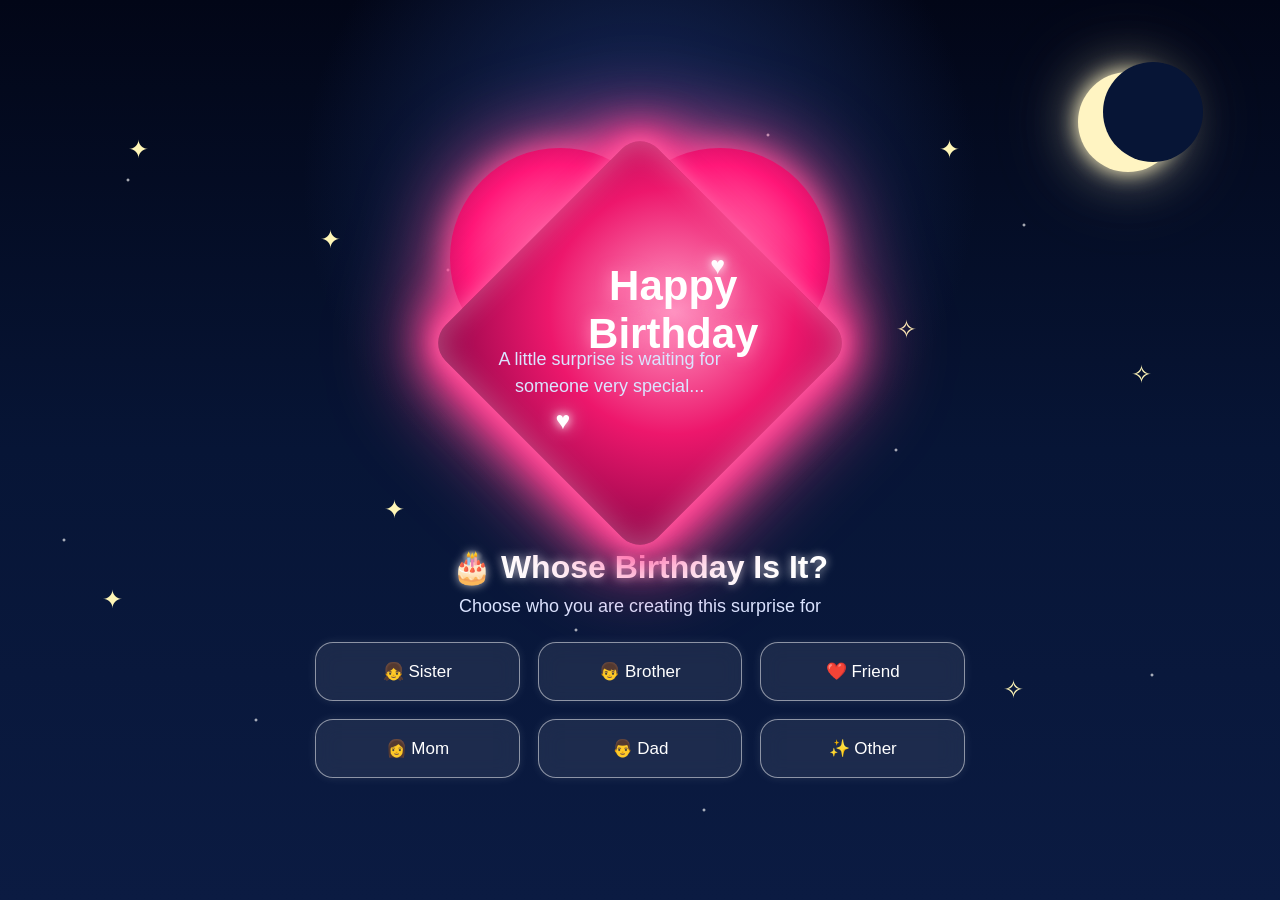
<file: birthday -website/index.html>
<!DOCTYPE html>
<html lang="en">

<head>
    <meta charset="UTF-8">
    <meta name="viewport" content="width=device-width, initial-scale=1.0">

    <title>Birthday Surprise 🎂</title>

    <link rel="stylesheet" href="style.css">
</head>

<body>

    <!-- Night Sky -->
    <div class="stars"></div>
    <div class="moon"></div>

    <!-- Floating Stars -->
    <div class="star s1">✦</div>
    <div class="star s2">✦</div>
    <div class="star s3">✦</div>
    <div class="star s4">✧</div>
    <div class="star s5">✦</div>
    <div class="star s6">✧</div>
    <div class="star s7">✦</div>
    <div class="star s8">✧</div>

    <!-- Main Website -->
    <main class="container">

        <!-- STEP 1 -->
        <section id="step1" class="step active">

            <div class="heart">

                <div class="heart-content">
                    <div class="small-heart">♥</div>

                    <h1>Happy Birthday</h1>

                    <p>
                        A little surprise is waiting for someone
                        very special...
                    </p>

                    <div class="small-heart">♥</div>
                </div>

            </div>

            <h2>🎂 Whose Birthday Is It?</h2>

            <p class="question">
                Choose who you are creating this surprise for
            </p>

            <div class="options">

                <button onclick="selectPerson('Sister')">
                    👧 Sister
                </button>

                <button onclick="selectPerson('Brother')">
                    👦 Brother
                </button>

                <button onclick="selectPerson('Friend')">
                    ❤️ Friend
                </button>

                <button onclick="selectPerson('Mom')">
                    👩 Mom
                </button>

                <button onclick="selectPerson('Dad')">
                    👨 Dad
                </button>

                <button onclick="selectPerson('Other')">
                    ✨ Other
                </button>

            </div>

        </section>


        <!-- STEP 2 -->
        <section id="step2" class="step">

            <div class="emoji-big">💖</div>

            <h1>Beautiful Choice!</h1>

            <p id="personText">
                Now tell me their name...
            </p>

            <div class="input-box">

                <input
                    type="text"
                    id="nameInput"
                    placeholder="Enter their name..."
                    maxlength="30"
                >

                <button onclick="submitName()">
                    Continue ✨
                </button>

            </div>

            <button class="back-btn" onclick="goBack(2)">
                ← Go Back
            </button>

        </section>


        <!-- STEP 3 -->
        <section id="step3" class="step">

            <div class="emoji-big">🎁</div>

            <h1>One Last Choice...</h1>

            <p>
                What kind of birthday wish should it be?
            </p>

            <div class="message-options">

                <button onclick="selectStyle('cute')">
                    🥰 Cute & Sweet
                </button>

                <button onclick="selectStyle('emotional')">
                    💖 Emotional
                </button>

                <button onclick="selectStyle('funny')">
                    😂 Fun & Funny
                </button>

                <button onclick="selectStyle('special')">
                    ✨ Extra Special
                </button>

            </div>

            <button class="back-btn" onclick="goBack(3)">
                ← Go Back
            </button>

        </section>


        <!-- FINAL STEP -->
        <section id="final" class="step">

            <div class="final-heart">

                <div class="final-content">
                    <div class="birthday-photo">
    <img src="roma half.jpeg" alt="Birthday Photo">
</div>

                    <div class="floating-heart">♥</div>

                    <p class="final-small">
                        ✨ A special wish for you ✨
                    </p>

                    <h1 id="finalTitle">
                        Happy Birthday!
                    </h1>

                    <h2 id="finalName">
                        Name
                    </h2>

                    <p id="finalMessage">
                        May your life always be filled
                        with happiness and love.
                    </p>

                    <div class="cake">
                        🎂
                    </div>

                    <p class="final-ending">
                        Keep smiling. Keep shining. Keep being amazing. 💖
                    </p>

                </div>

            </div>

            <button class="restart-btn" onclick="restart()">
                🔄 Create Another Surprise
            </button>

        </section>

    </main>


    <!-- Confetti Container -->
    <div id="confetti"></div>
    


    <script src="script.js"></script>

</body>

</html>
</file>
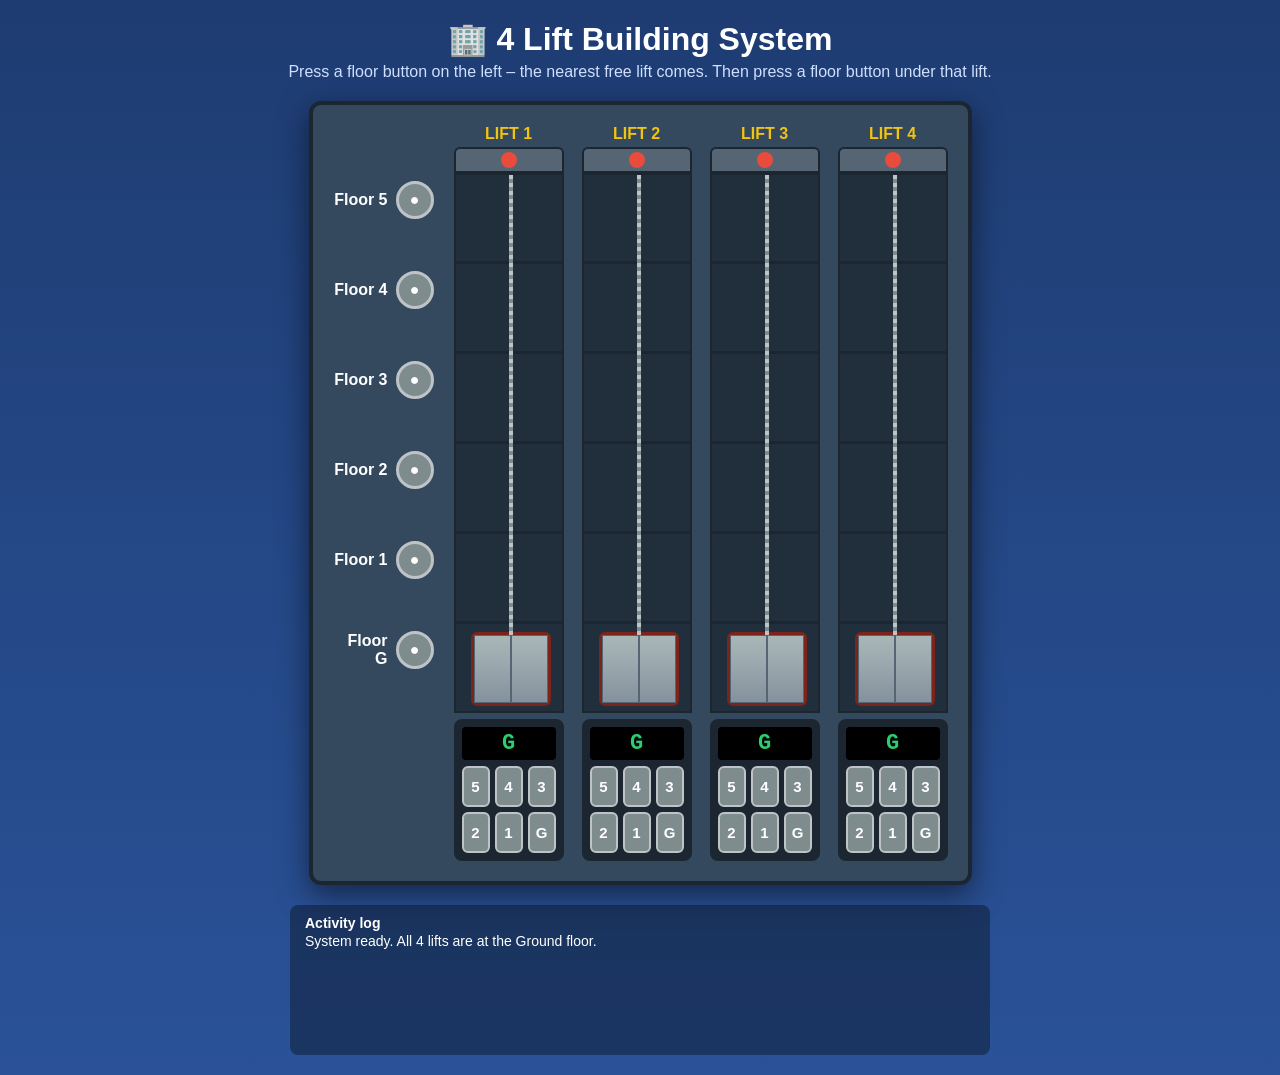
<file: lift project/index.html>
<!DOCTYPE html>
<!--
  FILE 1: index.html
  This file is only the STRUCTURE (skeleton) of the page.
  - style.css  decides how it LOOKS (colours, lift design)
  - script.js  decides how it WORKS (buttons, lift movement)
-->
<html lang="en">
<head>
  <meta charset="UTF-8">
  <meta name="viewport" content="width=device-width, initial-scale=1">
  <title>4 Lift Building Project</title>

  <!-- Connect the CSS file (design) -->
  <link rel="stylesheet" href="style.css">
</head>
<body>
  <!-- Page heading and short instruction -->
  <h1>🏢 4 Lift Building System</h1>
  <p class="sub">Press a floor button on the left – the nearest free lift comes. Then press a floor button under that lift.</p>

  <!-- This red message is hidden by script.js. If you can SEE it, script.js did not load
       (buttons and lifts are created by script.js, so they will be missing) -->
  <p id="warn" style="background:#c0392b;padding:10px;border-radius:8px;max-width:700px;margin:0 auto 15px">
    ⚠ script.js did not load. Keep index.html, style.css and script.js in the SAME folder with these exact names.
  </p>

  <!-- The whole building: call buttons on the left + 4 lifts on the right -->
  <div class="building">

    <!-- Floor call buttons (empty here, script.js creates them) -->
    <div class="calls" id="calls"></div>

    <!-- The 4 lifts with their wires and button panels (script.js creates them) -->
    <div class="lifts" id="lifts"></div>
  </div>

  <!-- Activity log: shows messages like "Lift 2 is coming" -->
  <div class="log" id="log"><b>Activity log</b></div>

  <!-- Connect the JavaScript file (logic). It is at the bottom so the page loads first -->
  <script src="script.js"></script>
</body>
</html>
</file>
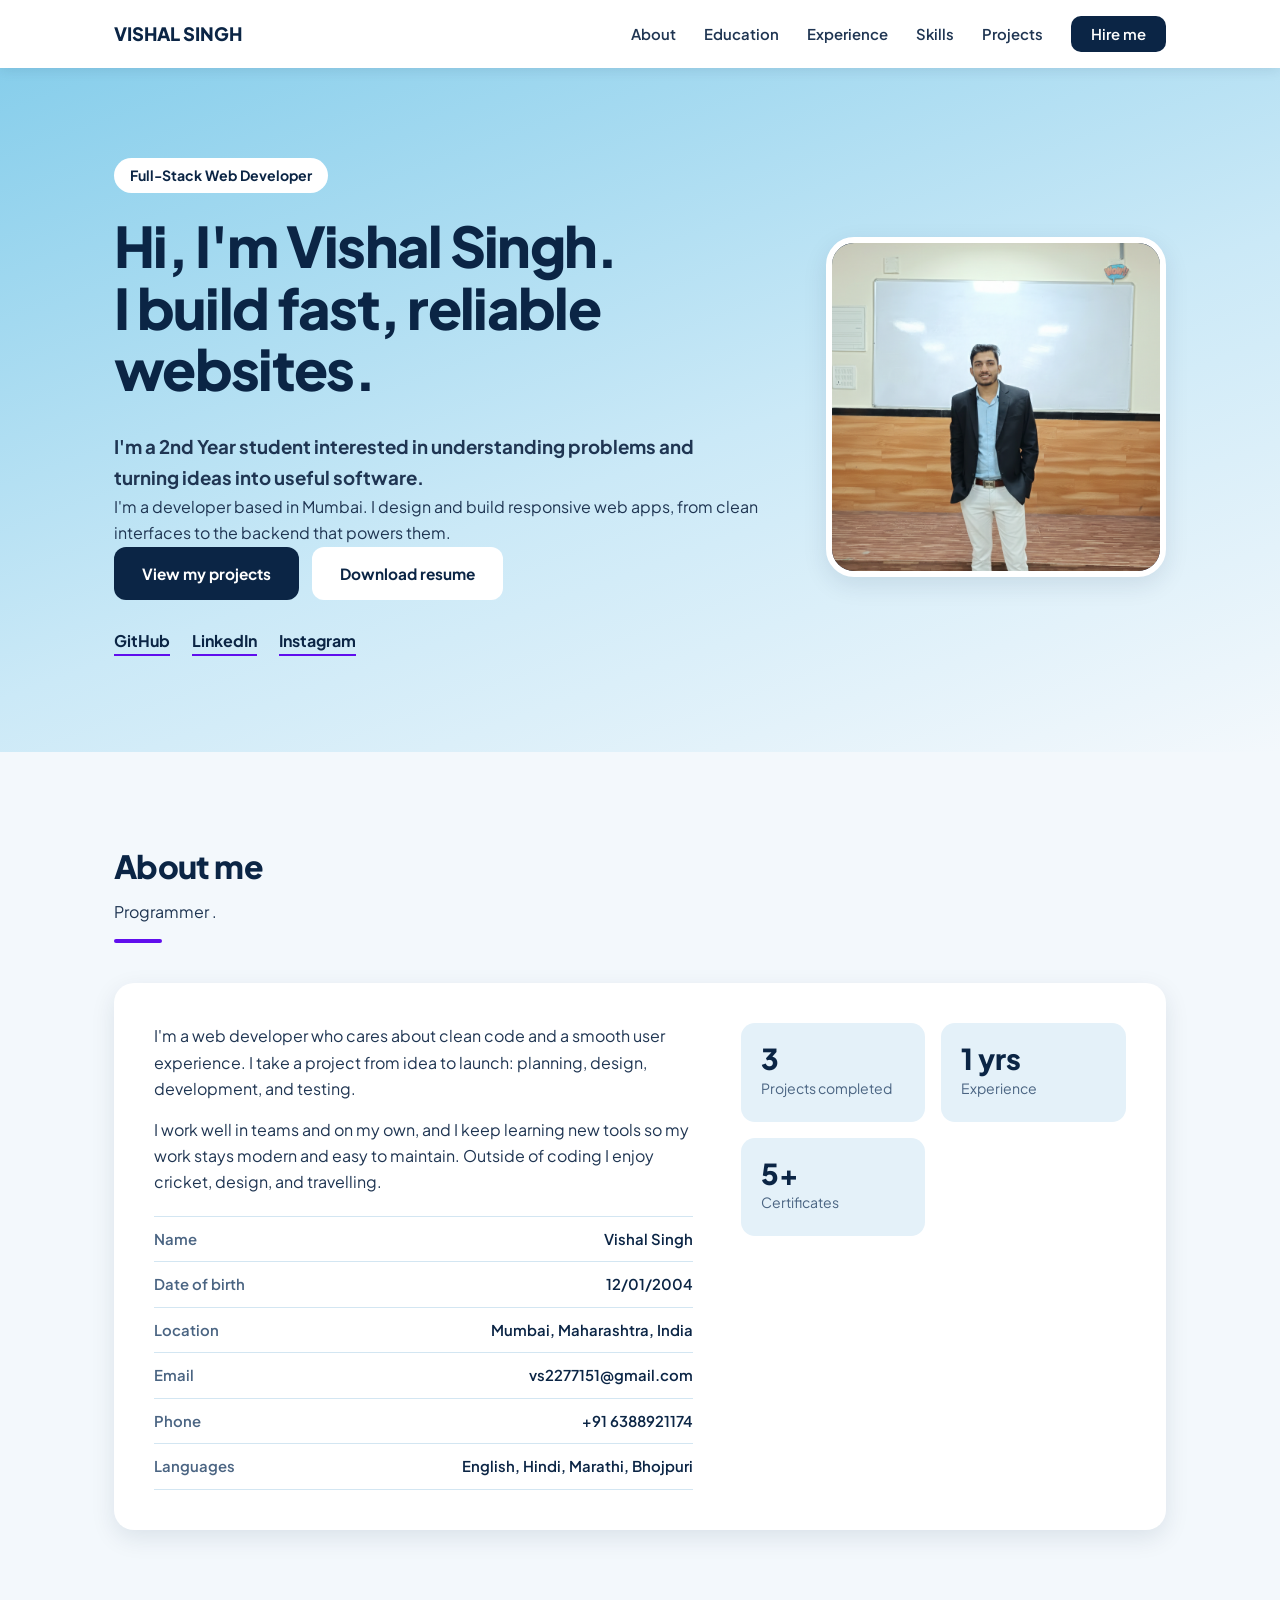
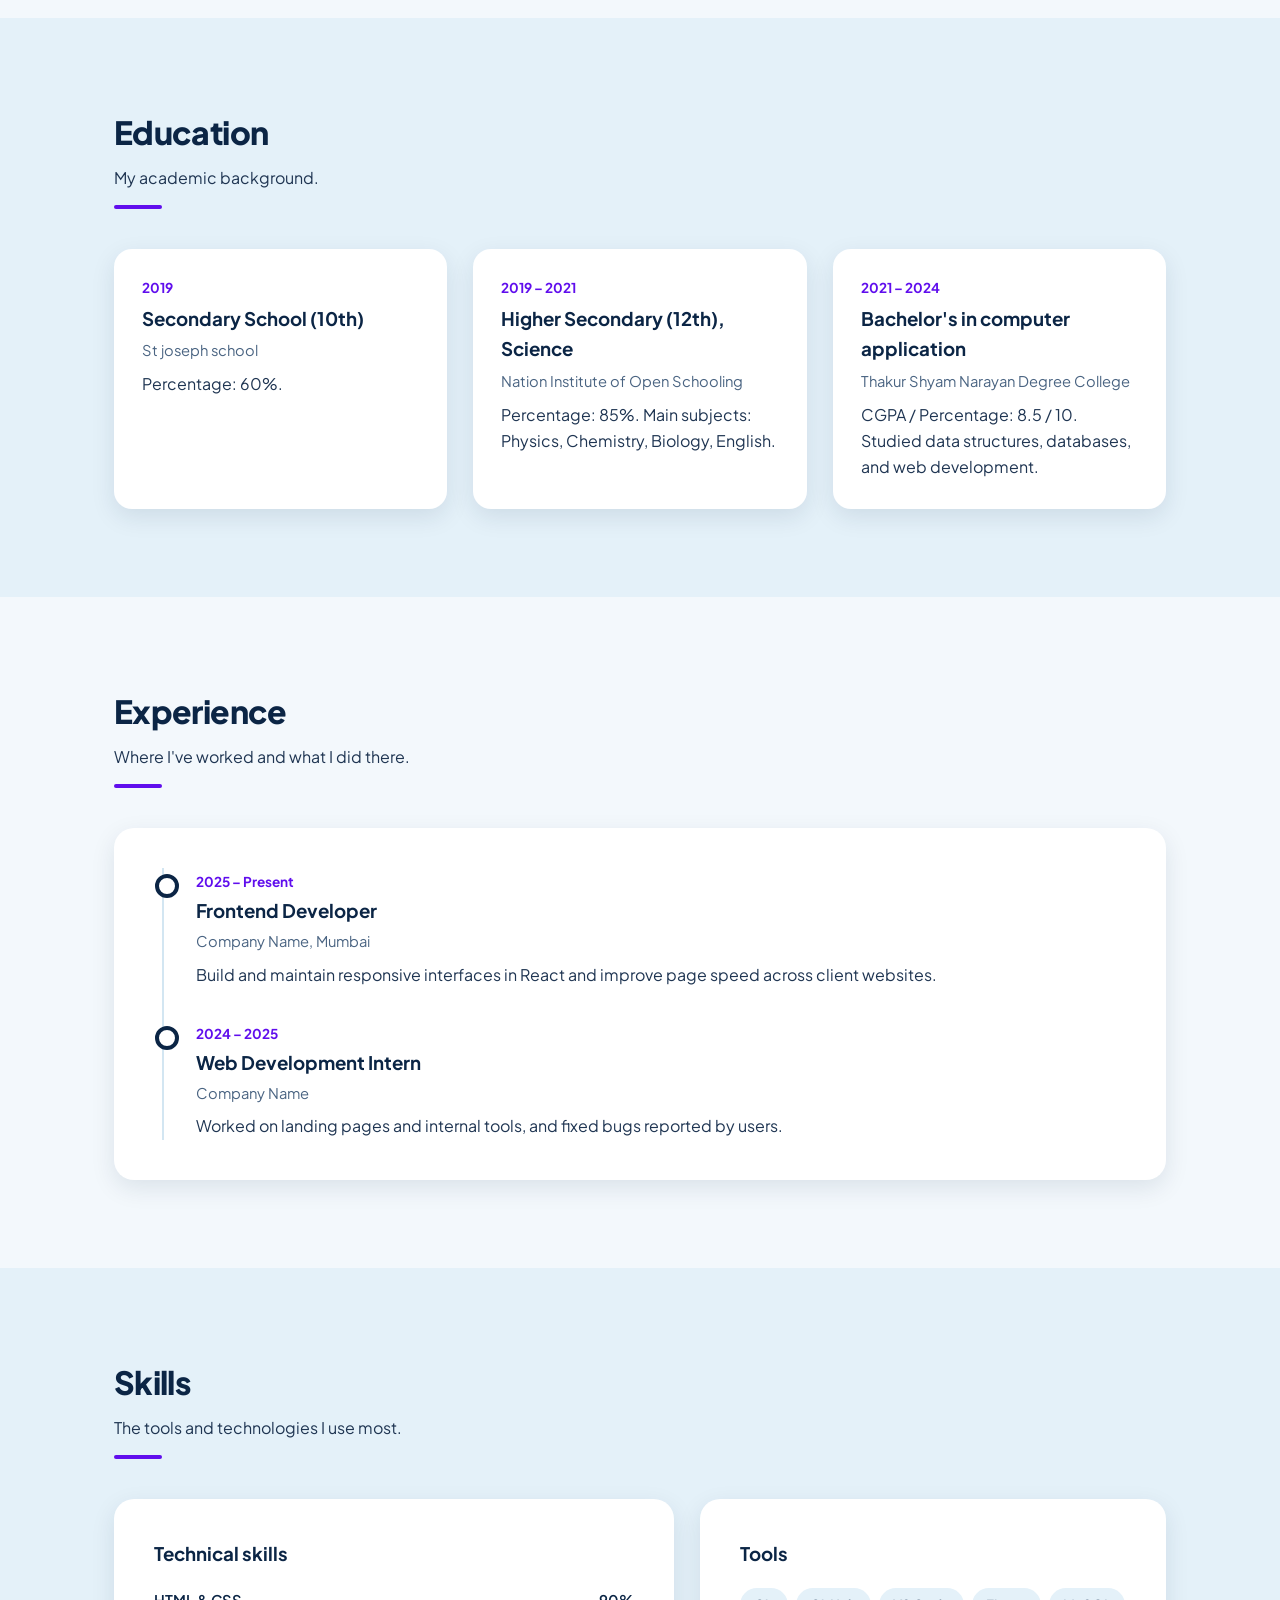
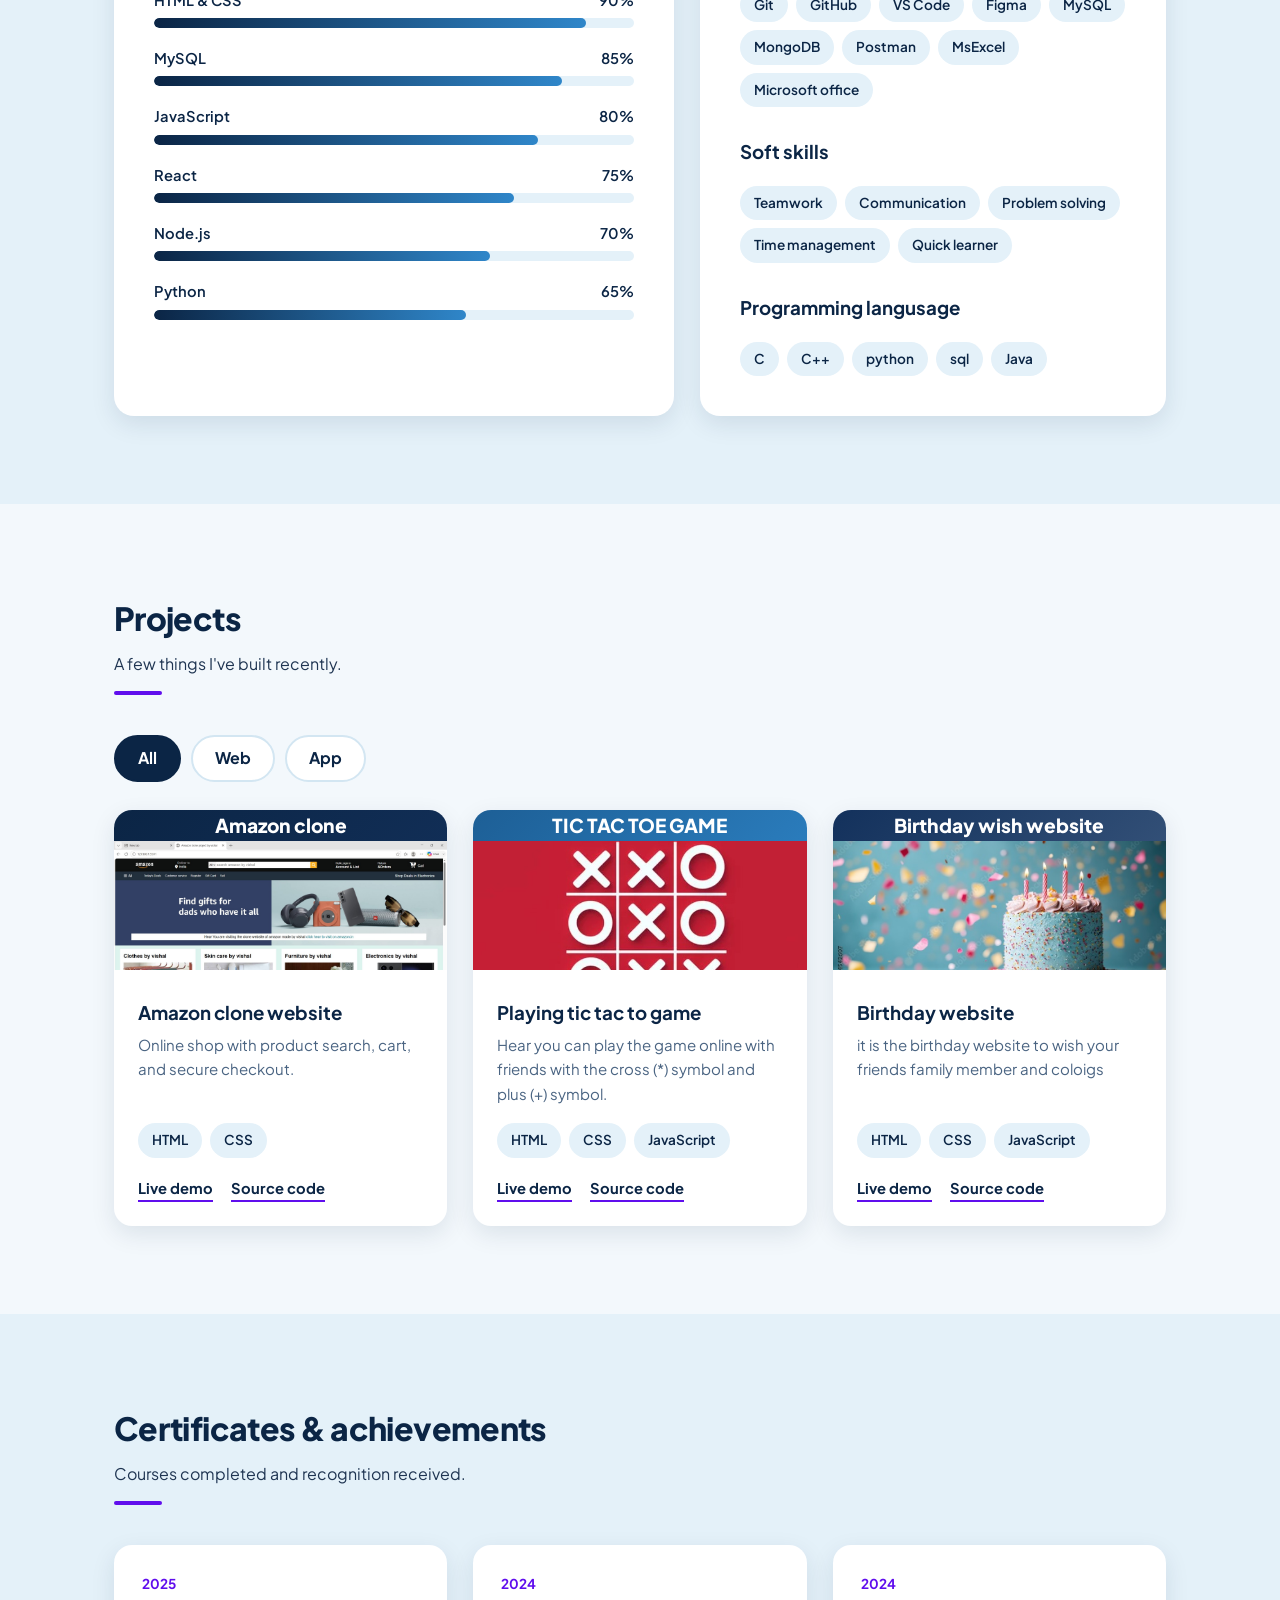
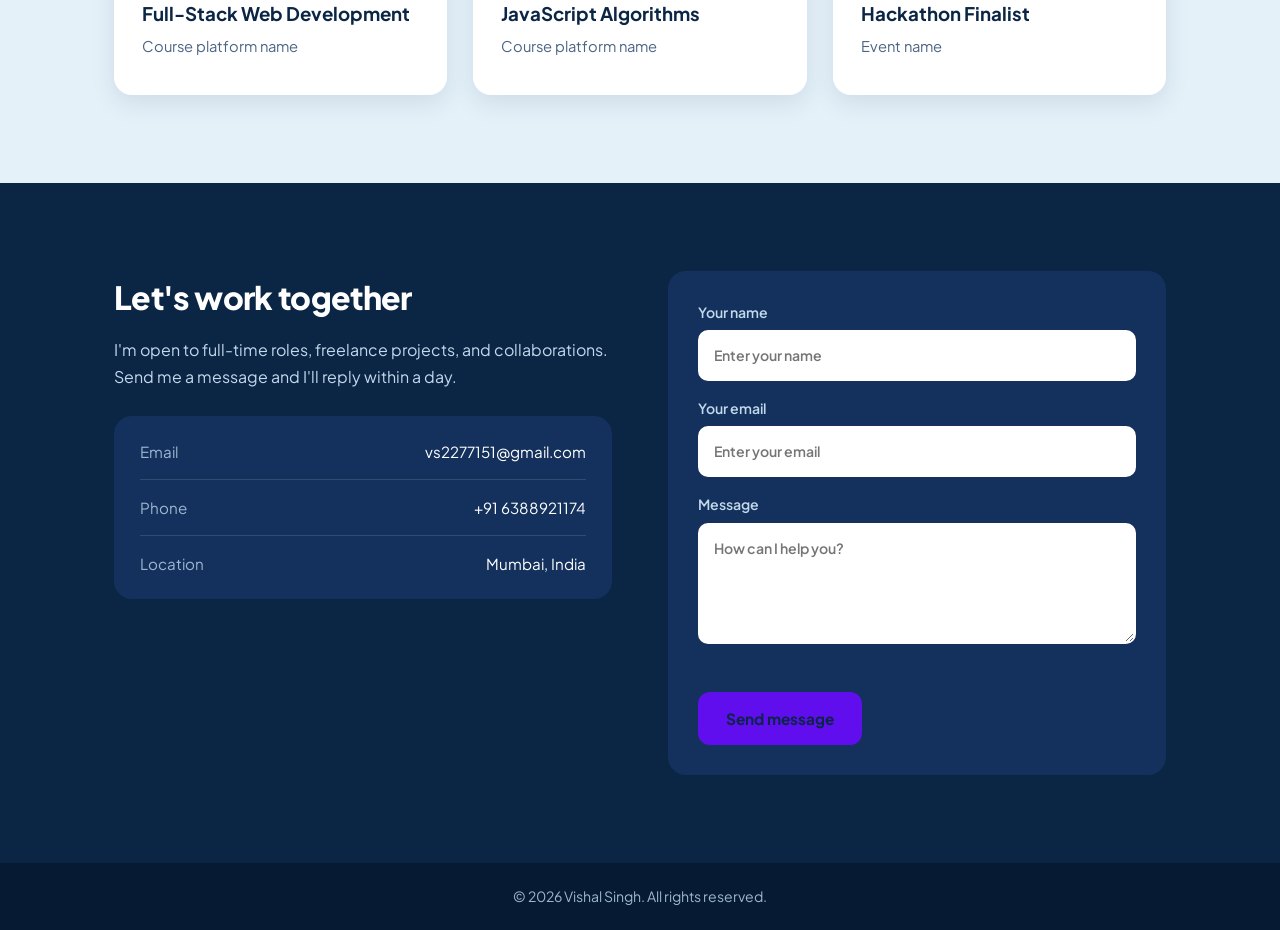
<file: portofolio.1/index.html>
<!DOCTYPE html>
<html lang="en">
<head>
<meta charset="UTF-8">
<meta name="viewport" content="width=device-width, initial-scale=1">
<!-- ★ APNA NAAM: title aur description badlo -->
<title>vishal portfolio | Web Developer</title>
<meta name="description" content="Portfolio of Your Name, web developer based in Mumbai.">
<link rel="preconnect" href="https://fonts.googleapis.com">
<link rel="preconnect" href="https://fonts.gstatic.com" crossorigin>
<link href="https://fonts.googleapis.com/css2?family=Plus+Jakarta+Sans:wght@400;500;600;700;800&display=swap" rel="stylesheet">
<!-- CSS aur JS files yahan link hain (teeno files ek hi folder mein rakho) -->
<link rel="stylesheet" href="style.css">
<script src="script.js" defer></script>
</head>
<body>

<!-- ============ NAVBAR ============ -->
<nav>
  <div class="wrap">
    <a href="#home" class="logo">VISHAL SINGH <span></span></a> <!-- ★ APNA NAAM -->
    <button class="menu-btn" aria-label="Toggle menu" aria-expanded="false" aria-controls="menu"><span></span><span></span><span></span></button>
    <ul id="menu">
      <!-- href="#about" ka matlab: click karne par page smoothly id="about" wale section tak scroll hoga -->
      <li><a href="#about">About</a></li>
      <li><a href="#education">Education</a></li>
      <li><a href="#experience">Experience</a></li>
      <li><a href="#skills">Skills</a></li>
      <li><a href="#projects">Projects</a></li>
      <li><a href="#contact" class="cta">Hire me</a></li>
    </ul>
  </div>
</nav>

<!-- ============ HOME / HERO ============ -->
<header class="hero" id="home">
  <div class="wrap hero-grid">
    <div>
      <span class="role">Full-Stack Web Developer</span> <!-- ★ APNA ROLE -->
      <h1>Hi, I'm Vishal Singh.<br>I build fast, reliable websites.</h1> <!-- ★ VISHAL SINGH -->
      <p class="lead"><h3>I'm a 2nd Year student interested in understanding problems and turning ideas into useful software.</h3>I'm a developer based in Mumbai. I design and build responsive web apps, from clean interfaces to the backend that powers them.</p> <!-- ★ APNI INTRO -->
      <a href="#projects" class="btn primary">View my projects</a>
      <!-- ★ RESUME: apni PDF file ka naam yahan likho (resume.pdf folder mein rakho) -->
      <a href="resume.pdf" download class="btn secondary">Download resume</a>
      <div class="social">
        <!-- ★ APNE SOCIAL LINKS -->
        <a href="https://github.com/Vishalsingh1174" target="_blank" aria-label="LinkedIn">GitHub</a>
        <a href="https://www.linkedin.com/in/vishal-singh-5b4051362?utm_source=share_via&utm_content=profile&utm_medium=member_android" target="_blank" aria-label="LinkedIn">LinkedIn</a>
        <a href="#" aria-label="Instagram">Instagram</a>
      </div>
    </div>

    <!-- ★★★ YAHAN APNI PHOTO LAGAO ★★★
         1. Apni photo ko "images" folder mein "photo.jpg" naam se rakho.
         2. Best result ke liye square (barabar width-height) photo use karo.
         3. Photo na mile to "YN" initials dikhenge. Initials bhi badal lena. -->
    <div class="photo-box">
      <span class="initials">YN</span>
      <img src="1768995139049.jpg" alt="VISHAL SINGH">
    </div>
  </div>
</header>

<!-- ============ ABOUT ============ -->
<section id="about">
  <div class="wrap">
    <div class="head"><h2>About me</h2><p>Programmer .</p></div>
    <div class="panel about">
      <div>
        <!-- ★ APNE BAARE MEIN likho -->
        <p>I'm a web developer who cares about clean code and a smooth user experience. I take a project from idea to launch: planning, design, development, and testing.</p>
        <p>I work well in teams and on my own, and I keep learning new tools so my work stays modern and easy to maintain. Outside of coding I enjoy cricket, design, and travelling.</p>
        <!-- ★ PERSONAL DETAILS -->
        <ul class="info">
          <li><b>Name</b><span>Vishal Singh</span></li>
          <li><b>Date of birth</b><span>12/01/2004</span></li>
          <li><b>Location</b><span>Mumbai, Maharashtra, India</span></li>
          <li><b>Email</b><span>vs2277151@gmail.com</span></li>
          <li><b>Phone</b><span>+91 6388921174</span></li>
          <li><b>Languages</b><span>English, Hindi, Marathi, Bhojpuri </span></li>
        </ul>
      </div>
      <!-- ★ APNE NUMBERS (sachche rakho, ya hata do) -->
      <div class="stats">
        <div class="stat"><b>3</b><span>Projects completed</span></div>
        <div class="stat"><b>1 yrs</b><span>Experience</span></div>
       <!-- <div class="stat"><b>10+</b><span>Happy clients</span></div>-->
        <div class="stat"><b>5+</b><span>Certificates</span></div>
      </div>
    </div>
  </div>
</section>

<!-- ============ EDUCATION ============ -->
<section class="band" id="education">
  <div class="wrap">
    <div class="head"><h2>Education</h2><p>My academic background.</p></div>
    <div class="grid">
      <!-- ★ APNI PADHAI (har card ek degree/school hai; copy-paste karke aur add kar sakte ho) -->
        <article class="card pad">
        <span class="when">2019</span>
        <h3>Secondary School (10th)</h3>
        <p class="org">St joseph school</p>
        <p>Percentage: 60%.</p>
      </article>

      
      <article class="card pad">
        <span class="when">2019 – 2021</span>
        <h3>Higher Secondary (12th), Science</h3>
        <p class="org">Nation Institute of Open Schooling</p>
        <p>Percentage: 85%. Main subjects: Physics, Chemistry, Biology, English.</p>
      </article>

      <article class="card pad">
        <span class="when">2021 – 2024</span>
        <h3>Bachelor's in computer application</h3>
        <p class="org">Thakur Shyam Narayan Degree College</p>
        <p>CGPA / Percentage: 8.5 / 10. Studied data structures, databases, and web development.</p>
      </article>
     
    </div>
  </div>
</section>

<!-- ============ EXPERIENCE ============ -->
<section id="experience">
  <div class="wrap">
    <div class="head"><h2>Experience</h2><p>Where I've worked and what I did there.</p></div>
    <div class="panel">
      <ul class="timeline">
        <!-- ★ APNA EXPERIENCE (naya add karna ho to ek <li> copy karo) -->
        <li>
          <span class="when">2025 – Present</span>
          <h3>Frontend Developer</h3>
          <p class="org">Company Name, Mumbai</p>
          <p>Build and maintain responsive interfaces in React and improve page speed across client websites.</p>
        </li>
        <li>
          <span class="when">2024 – 2025</span>
          <h3>Web Development Intern</h3>
          <p class="org">Company Name</p>
          <p>Worked on landing pages and internal tools, and fixed bugs reported by users.</p>
        </li>
      </ul>
    </div>
  </div>
</section>

<!-- ============ SKILLS ============ -->
<section class="band" id="skills">
  <div class="wrap">
    <div class="head"><h2>Skills</h2><p>The tools and technologies I use most.</p></div>
    <div class="skills-grid">
      <div class="panel">
        <h3>Technical skills</h3>
        <!-- ★ data-level = kitne % aata hai (0 se 100). Bar scroll karne par apne aap bharega -->
        <div class="bar"><div class="bar-top"><span>HTML &amp; CSS</span><span>90%</span></div><div class="track"><i data-level="90"></i></div></div>
         <div class="bar"><div class="bar-top"><span>MySQL</span><span>85%</span></div><div class="track"><i data-level="85"></i></div></div>
        <div class="bar"><div class="bar-top"><span>JavaScript</span><span>80%</span></div><div class="track"><i data-level="80"></i></div></div>
        <div class="bar"><div class="bar-top"><span>React</span><span>75%</span></div><div class="track"><i data-level="75"></i></div></div>
        <div class="bar"><div class="bar-top"><span>Node.js</span><span>70%</span></div><div class="track"><i data-level="70"></i></div></div>
        <div class="bar"><div class="bar-top"><span>Python</span><span>65%</span></div><div class="track"><i data-level="65"></i></div></div>
      </div>
      <div class="panel">
        <h3>Tools</h3>
        <div class="tags"><span class="tag">Git</span><span class="tag">GitHub</span><span class="tag">VS Code</span><span class="tag">Figma</span><span class="tag">MySQL</span><span class="tag">MongoDB</span><span class="tag">Postman</span><span class="tag"> MsExcel</span><span class="tag">Microsoft office</span></div>
        <h3 class="gap">Soft skills</h3>
        <div class="tags"><span class="tag">Teamwork</span><span class="tag">Communication</span><span class="tag">Problem solving</span><span class="tag">Time management</span> <span class="tag">Quick learner</span> </div>
      
       <h3 class="gap">Programming langusage</h3>
        <div class="tags"><span class="tag">C</span><span class="tag">C++</span><span class="tag">python</span><span class="tag">sql</span> <span class="tag">Java</span> </div>
      </div>
    </div>
  </div>
</section>

<!-- ============ PROJECTS ============ -->
<section id="projects">
  <div class="wrap">
    <div class="head"><h2>Projects</h2><p>A few things I've built recently.</p></div>
    <!-- Filter buttons: data-filter card ke data-cat se match hota hai -->
    <div class="filters">
      <button class="chip active" data-filter="all">All</button>
      <button class="chip" data-filter="web">Web</button>
      <button class="chip" data-filter="app">App</button>
    </div>
    <div class="grid" id="project-grid">
      <!-- ★ APNE PROJECTS. data-cat="web" ya "app". Project ki photo lagani ho to .thumb ke andar <img src="images/project1.jpg" alt=""> daal do -->
      <article class="card" data-cat="web">
         
        <div class="thumb">Amazon clone  <img src="Screenshot 2026-07-17 215328.jpg" alt=""></div>
             <div class="body">
          <h3>Amazon clone website</h3>
          <p>Online shop with product search, cart, and secure checkout.</p>
          <div class="tags"><span class="tag">HTML</span><span class="tag">CSS</span></div>
          <div class="links"><a href="#">Live demo</a><a href="https://github.com/Vishalsingh1174/college.git">Source code</a></div>
        </div>
      </article>
      <article class="card" data-cat="app">
        <div class="thumb t2">TIC TAC TOE GAME  <img src=" tic tac toe demo pic.jpg" alt=""></div>
        <div class="body">
          <h3>Playing tic tac to game</h3>
          <p>Hear you can  play the game online with friends with the cross (*) symbol and plus (+) symbol.</p>
          <div class="tags"><span class="tag">HTML</span><span class="tag">CSS</span><span class="tag">JavaScript</span></div>
          <div class="links"><a href="#">Live demo</a><a href="https://github.com/Vishalsingh1174/Tic-tac-too.git">Source code</a></div>
        </div>
      </article>
      <article class="card" data-cat="web">
        <div class="thumb t3">Birthday wish website  <img src=" birthday demo pic.jpg" alt=""></div>
        <div class="body">
          <h3>Birthday website</h3>
          <p>it is the birthday website to wish your friends family member and  coloigs </p>
          <div class="tags"><span class="tag">HTML</span><span class="tag">CSS</span><span class="tag">JavaScript</span></div>
          <div class="links"><a href="#">Live demo</a><a href="#">Source code</a></div>
        </div>
      </article>
    </div>
  </div>
</section>

<!-- ============ CERTIFICATES & ACHIEVEMENTS ============ -->
<section class="band" id="achievements">
  <div class="wrap">
    <div class="head"><h2>Certificates &amp; achievements</h2><p>Courses completed and recognition received.</p></div>
    <div class="grid">
      <!-- ★ APNE CERTIFICATES / ACHIEVEMENTS -->
      <article class="card pad"><span class="when">2025</span><h3>Full-Stack Web Development</h3><p class="org">Course platform name</p></article>
      <article class="card pad"><span class="when">2024</span><h3>JavaScript Algorithms</h3><p class="org">Course platform name</p></article>
      <article class="card pad"><span class="when">2024</span><h3>Hackathon Finalist</h3><p class="org">Event name</p></article>
    </div>
  </div>
</section>

<!-- ============ CONTACT ============ -->
<section class="contact" id="contact">
  <div class="wrap contact-grid">
    <div>
      <h2>Let's work together</h2>
      <p>I'm open to full-time roles, freelance projects, and collaborations. Send me a message and I'll reply within a day.</p>
      <!-- ★ APNI CONTACT DETAILS -->
      <ul class="contact-list">
        <li><span>Email</span><a href="mailto:you@example.com">vs2277151@gmail.com</a></li>
        <li><span>Phone</span><a href="tel:+910000000000">+91 6388921174</a></li>
        <li><span>Location</span><span>Mumbai, India</span></li>
      </ul>
    </div>
    <!-- Contact form: bharke "Send" dabane par email app khulegi (script.js mein ★ email badalna mat bhoolna) -->
    <form id="contact-form" novalidate>
      <label>Your name<input type="text" id="name" placeholder="Enter your name"></label>
      <label>Your email<input type="email" id="email" placeholder="Enter your email"></label>
      <label>Message<textarea id="message" rows="4" placeholder="How can I help you?"></textarea></label>
      <p id="form-msg" role="alert"></p>
      <button type="submit" class="btn primary">Send message</button>
    </form>
  </div>
</section>

<footer>&copy; <span id="year">2026</span> Vishal Singh. All rights reserved.</footer>

<!-- Upar jaane ka button -->
<button id="to-top" aria-label="Back to top">&uarr;</button>

</body>
</html>
</file>
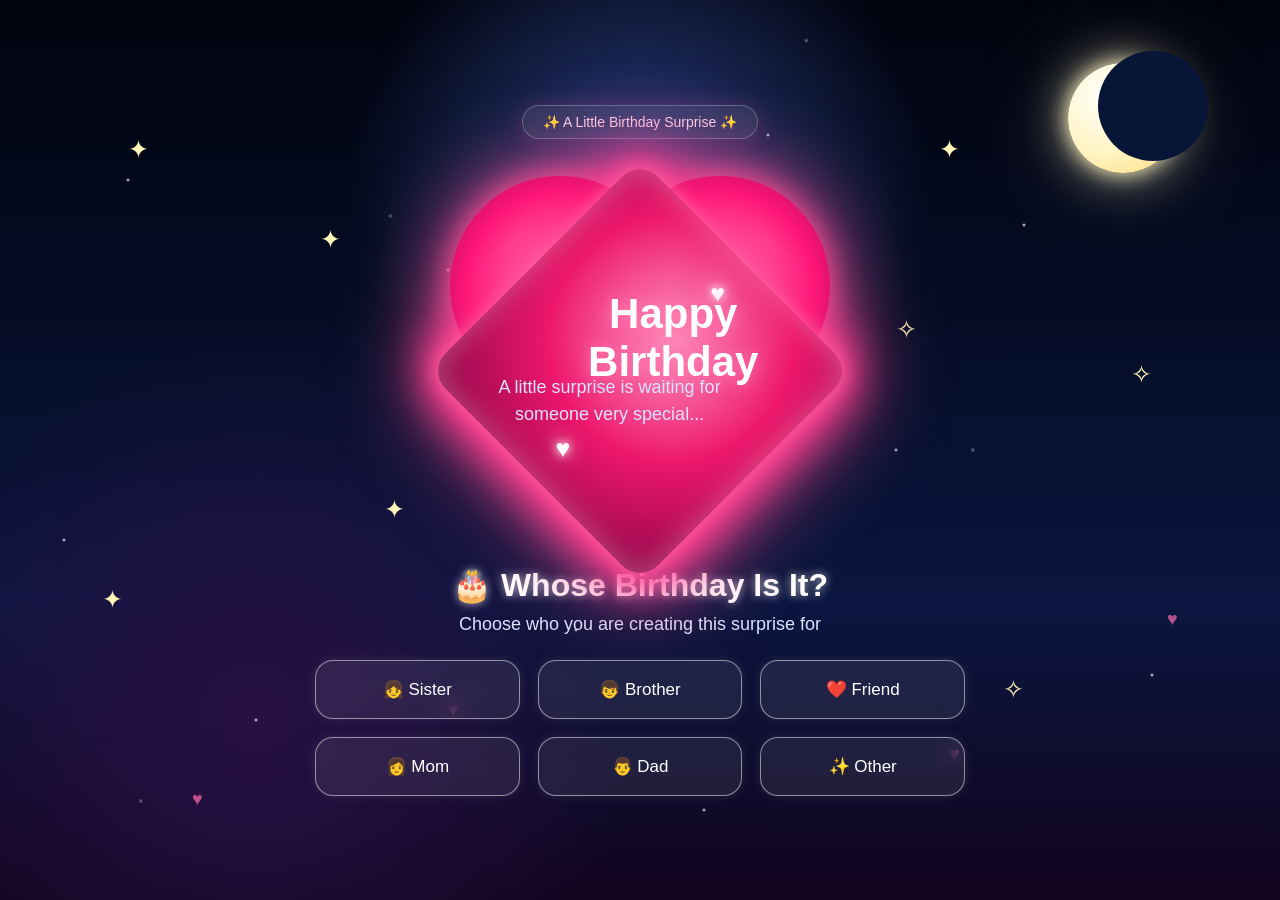
<file: roma birthday/index.html>
<!DOCTYPE html>
<html lang="en">

<head>
    <meta charset="UTF-8">
    <meta name="viewport" content="width=device-width, initial-scale=1.0">

    <title>Birthday Surprise 🎂</title>

    <link rel="stylesheet" href="style.css">
</head>

<body>

    <!-- ================= NIGHT SKY ================= -->

    <div class="stars"></div>
    <div class="stars stars-two"></div>

    <div class="moon"></div>

    <!-- Floating Stars -->
    <div class="star s1">✦</div>
    <div class="star s2">✦</div>
    <div class="star s3">✦</div>
    <div class="star s4">✧</div>
    <div class="star s5">✦</div>
    <div class="star s6">✧</div>
    <div class="star s7">✦</div>
    <div class="star s8">✧</div>


    <!-- Extra floating hearts -->
    <div class="sky-heart h1">♥</div>
    <div class="sky-heart h2">♥</div>
    <div class="sky-heart h3">♥</div>
    <div class="sky-heart h4">♥</div>


    <!-- ================= MAIN WEBSITE ================= -->

    <main class="container">


        <!-- ================= STEP 1 ================= -->

        <section id="step1" class="step active">

            <div class="welcome-badge">
                ✨ A Little Birthday Surprise ✨
            </div>

            <div class="heart">

                <div class="heart-content">

                    <div class="small-heart">♥</div>

                    <h1>Happy Birthday</h1>

                    <p>
                        A little surprise is waiting
                        for someone very special...
                    </p>

                    <div class="small-heart">♥</div>

                </div>

            </div>


            <h2>🎂 Whose Birthday Is It?</h2>

            <p class="question">
                Choose who you are creating this surprise for
            </p>


            <div class="options">

                <button onclick="selectPerson('Sister')">
                    👧 Sister
                </button>

                <button onclick="selectPerson('Brother')">
                    👦 Brother
                </button>

                <button onclick="selectPerson('Friend')">
                    ❤️ Friend
                </button>

                <button onclick="selectPerson('Mom')">
                    👩 Mom
                </button>

                <button onclick="selectPerson('Dad')">
                    👨 Dad
                </button>

                <button onclick="selectPerson('Other')">
                    ✨ Other
                </button>

            </div>

        </section>



        <!-- ================= STEP 2 ================= -->

        <section id="step2" class="step">

            <div class="emoji-big">
                💖
            </div>

            <h1>
                Beautiful Choice!
            </h1>

            <p id="personText">
                Now tell me their name...
            </p>


            <div class="input-box">

                <input
                    type="text"
                    id="nameInput"
                    placeholder="Enter their name..."
                    maxlength="30"
                >

                <button onclick="submitName()">
                    Continue ✨
                </button>

            </div>


            <button
                class="back-btn"
                onclick="goBack(2)"
            >
                ← Go Back
            </button>

        </section>



        <!-- ================= STEP 3 ================= -->

        <section id="step3" class="step">

            <div class="emoji-big">
                🎁
            </div>

            <h1>
                One Last Choice...
            </h1>

            <p>
                What kind of birthday wish should it be?
            </p>


            <div class="message-options">

                <button onclick="selectStyle('cute')">
                    🥰 Cute & Sweet
                </button>

                <button onclick="selectStyle('emotional')">
                    💖 Emotional
                </button>

                <button onclick="selectStyle('funny')">
                    😂 Fun & Funny
                </button>

                <button onclick="selectStyle('special')">
                    ✨ Extra Special
                </button>

            </div>


            <button
                class="back-btn"
                onclick="goBack(3)"
            >
                ← Go Back
            </button>

        </section>



        <!-- ================= FINAL ================= -->

        <section id="final" class="step">

            <div class="final-subtitle">
                ✨ Someone special deserves a special wish ✨
            </div>


            <div class="final-heart">

                <div class="heart-sparkle sparkle1">✦</div>
                <div class="heart-sparkle sparkle2">✧</div>
                <div class="heart-sparkle sparkle3">✦</div>
                <div class="heart-sparkle sparkle4">✧</div>


                <div class="final-content">


                    <!-- PHOTO -->

                    <div class="birthday-photo">

                        <div class="photo-ring"></div>

                        <img
                            src="roma half.jpeg"
                            alt="Birthday Photo"
                        >

                        <div class="photo-sparkle ps1">✦</div>
                        <div class="photo-sparkle ps2">✧</div>
                        <div class="photo-sparkle ps3">✦</div>

                    </div>


                    <div class="floating-heart">
                        ♥
                    </div>


                    <p class="final-small">
                        ✨ A special wish for you ✨
                    </p>


                    <h1 id="finalTitle">
                        Happy Birthday!
                    </h1>


                    <h2 id="finalName">
                        Name
                    </h2>


                    <p id="finalMessage">
                        May your life always be filled
                        with happiness and love.
                    </p>


                    <div class="cake">
                        🎂
                    </div>


                    <p class="final-ending">
                        Keep smiling.
                        Keep shining.
                        Keep being amazing. 💖
                    </p>

                </div>

            </div>


            <div class="wish-text">
                🌟 Make a wish 🌟
            </div>


            <button
                class="wish-btn"
                onclick="makeWish()"
            >
                💫 Make A Wish 💫
            </button>


            <button
                class="restart-btn"
                onclick="restart()"
            >
                🔄 Create Another Surprise
            </button>

        </section>

    </main>


    <!-- ================= EFFECT CONTAINERS ================= -->

    <div id="confetti"></div>

    <div id="particles"></div>

    <div id="wishExplosion"></div>


    <script src="script.js"></script>

</body>

</html>
</file>
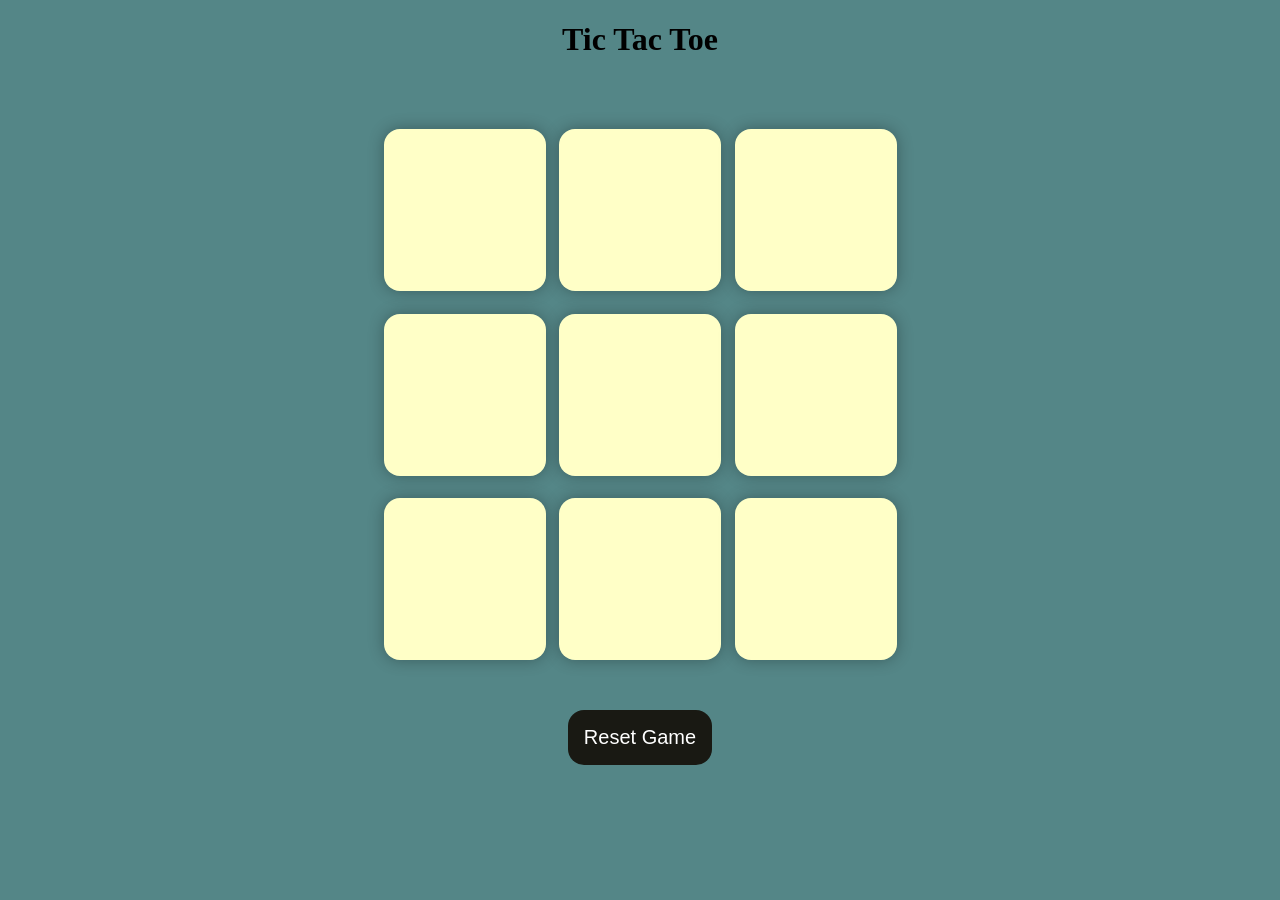
<file: Tic-tac-too/index.html>
<!DOCTYPE html>
<html lang="en">
<head>
    <meta charset="UTF-8">
    <meta name="viewport" content="width=device-width, initial-scale=1.0">
    <title>Tic Tac Toe</title>
    <link rel="stylesheet" href="style.css">
</head>
<body>
    <div class="msg-container hide">
        <p id="msg">Winner</p>
         <button id="new-btn">New Game</button>
    </div>
    <main>
        <h1>Tic Tac Toe </h1>
        <div class="container">
        <div class="game">
            <button class="box"></button>
            <button class="box"></button>
            <button class="box"></button>
            <button class="box"></button>
            <button class="box"></button>
            <button class="box"></button>
            <button class="box"></button>
            <button class="box"></button>
            <button class="box"></button>
        </div>
        </div>
        <button id="reset-btn">Reset Game</button>
    </main>
    <script src="app.js"></script>
</body>
</html>
</file>
<file: birthday -website/style.css>
* {
    margin: 0;
    padding: 0;
    box-sizing: border-box;
}

body {
    min-height: 100vh;
    font-family: "Segoe UI", Arial, sans-serif;

    background:
        radial-gradient(circle at 50% 20%, #182d63 0%, transparent 35%),
        linear-gradient(180deg, #020617, #071536, #0b1b42);

    color: white;
    overflow-x: hidden;
}


/* =========================
   NIGHT SKY
========================= */

.stars {
    position: fixed;
    inset: 0;

    background-image:
        radial-gradient(2px 2px at 10% 20%, white, transparent),
        radial-gradient(2px 2px at 20% 80%, white, transparent),
        radial-gradient(2px 2px at 35% 30%, white, transparent),
        radial-gradient(2px 2px at 45% 70%, white, transparent),
        radial-gradient(2px 2px at 60% 15%, white, transparent),
        radial-gradient(2px 2px at 70% 50%, white, transparent),
        radial-gradient(2px 2px at 80% 25%, white, transparent),
        radial-gradient(2px 2px at 90% 75%, white, transparent),
        radial-gradient(2px 2px at 55% 90%, white, transparent),
        radial-gradient(2px 2px at 5% 60%, white, transparent);

    animation: twinkle 3s infinite alternate;

    pointer-events: none;
}


@keyframes twinkle {

    0% {
        opacity: 0.4;
    }

    100% {
        opacity: 1;
    }
}


/* =========================
   MOON
========================= */

.moon {
    position: fixed;

    width: 100px;
    height: 100px;

    right: 8%;
    top: 8%;

    border-radius: 50%;

    background: #fff4c2;

    box-shadow:
        0 0 20px #fff4c2,
        0 0 50px rgba(255, 244, 194, 0.5),
        0 0 100px rgba(255, 244, 194, 0.2);

    z-index: 1;
}


/* Moon shadow */
.moon::after {

    content: "";

    position: absolute;

    width: 100px;
    height: 100px;

    border-radius: 50%;

    background: #071536;

    left: 25px;
    top: -10px;
}


/* =========================
   FLOATING STARS
========================= */

.star {
    position: fixed;

    color: #fff6b7;

    font-size: 25px;

    animation:
        starMove 3s infinite alternate,
        starGlow 1.5s infinite alternate;

    z-index: 2;
}


.s1 {
    top: 15%;
    left: 10%;
}

.s2 {
    top: 25%;
    left: 25%;
}

.s3 {
    top: 15%;
    right: 25%;
}

.s4 {
    top: 40%;
    right: 10%;
}

.s5 {
    top: 65%;
    left: 8%;
}

.s6 {
    top: 75%;
    right: 20%;
}

.s7 {
    top: 55%;
    left: 30%;
}

.s8 {
    top: 35%;
    left: 70%;
}


@keyframes starMove {

    from {
        transform: scale(0.7);
    }

    to {
        transform: scale(1.3);
    }
}


@keyframes starGlow {

    from {
        opacity: 0.3;
        text-shadow: 0 0 5px white;
    }

    to {
        opacity: 1;
        text-shadow:
            0 0 10px white,
            0 0 25px #ffd6ff;
    }
}


/* =========================
   MAIN CONTAINER
========================= */

.container {

    position: relative;

    min-height: 100vh;

    display: flex;

    justify-content: center;

    align-items: center;

    padding: 40px 20px;

    z-index: 5;
}


.step {

    display: none;

    width: 100%;

    max-width: 900px;

    text-align: center;

    animation: fadeIn 0.8s ease;
}


.step.active {
    display: block;
}


@keyframes fadeIn {

    from {
        opacity: 0;
        transform: translateY(30px);
    }

    to {
        opacity: 1;
        transform: translateY(0);
    }
}


/* =========================
   SPARKLING HEART
========================= */

.heart {

    width: 430px;
    height: 390px;

    margin: 0 auto 35px;

    position: relative;

    filter:
        drop-shadow(0 0 15px #ff4f9a)
        drop-shadow(0 0 40px #ff4f9a);

    animation: heartGlow 2s infinite alternate;
}


.heart::before,
.heart::after {

    content: "";

    position: absolute;

    width: 220px;
    height: 220px;

    border-radius: 50%;

    background:
        radial-gradient(circle,
        #fff 0%,
        #ffd6ed 5%,
        #ff5fa2 25%,
        #ff1778 60%,
        #9c0750 100%);
}


.heart::before {

    left: 25px;
    top: 25px;
}


.heart::after {

    right: 25px;
    top: 25px;
}


.heart-content {

    position: absolute;

    z-index: 2;

    width: 300px;
    height: 300px;

    left: 65px;
    top: 70px;

    background:
        radial-gradient(circle at 50% 35%,
        #ff9ac5,
        #ed176c 50%,
        #8d0649);

    transform: rotate(45deg);

    display: flex;

    flex-direction: column;

    justify-content: center;

    align-items: center;

    border-radius: 25px;

    box-shadow:
        0 0 20px #ff6aa9,
        0 0 50px #ff207d,
        inset 0 0 30px rgba(255,255,255,0.3);
}


.heart-content h1,
.heart-content p,
.heart-content .small-heart {

    transform: rotate(-45deg);
}


.heart-content h1 {

    font-size: 38px;

    color: white;

    text-shadow:
        0 0 5px white,
        0 0 15px #fff,
        0 0 30px #ffd2e8;

    margin-bottom: 15px;
}


.heart-content p {

    max-width: 230px;

    font-size: 15px;

    line-height: 1.5;

    color: #fff;
}


.small-heart {

    font-size: 25px;

    color: white;

    text-shadow:
        0 0 10px white,
        0 0 20px #fff;
}


@keyframes heartGlow {

    from {
        filter:
            drop-shadow(0 0 10px #ff4f9a);
    }

    to {
        filter:
            drop-shadow(0 0 30px #ff4f9a)
            drop-shadow(0 0 70px #ff1778);
    }
}


/* =========================
   HEADINGS
========================= */

h2 {

    font-size: 32px;

    margin-bottom: 10px;

    text-shadow:
        0 0 10px rgba(255,255,255,0.7);
}


.question {

    color: #cdd8ff;

    margin-bottom: 25px;
}


/* =========================
   OPTIONS
========================= */

.options {

    display: grid;

    grid-template-columns: repeat(3, 1fr);

    gap: 18px;

    max-width: 650px;

    margin: auto;
}


.options button,
.message-options button {

    padding: 18px;

    border-radius: 18px;

    border: 1px solid rgba(255,255,255,0.5);

    background:
        rgba(255,255,255,0.08);

    color: white;

    font-size: 17px;

    cursor: pointer;

    backdrop-filter: blur(10px);

    box-shadow:
        0 0 10px rgba(255,255,255,0.1);

    transition: 0.3s;
}


.options button:hover,
.message-options button:hover {

    transform: translateY(-5px) scale(1.04);

    background: rgba(255, 83, 157, 0.25);

    border-color: #ff8fc1;

    box-shadow:
        0 0 15px #ff4f9a,
        0 0 30px rgba(255,79,154,0.4);
}


/* =========================
   STEP 2
========================= */

.emoji-big {

    font-size: 80px;

    margin-bottom: 20px;

    animation: floating 2s infinite alternate;
}


@keyframes floating {

    from {
        transform: translateY(0);
    }

    to {
        transform: translateY(-15px);
    }
}


.step h1 {

    font-size: 42px;

    margin-bottom: 15px;

    text-shadow:
        0 0 15px #ff78ae;
}


.step p {

    color: #dbe4ff;

    font-size: 18px;

    margin-bottom: 25px;
}


/* =========================
   INPUT
========================= */

.input-box {

    display: flex;

    flex-direction: column;

    align-items: center;

    gap: 15px;
}


.input-box input {

    width: 100%;

    max-width: 450px;

    padding: 17px 20px;

    border-radius: 30px;

    border: 1px solid #ff8fc1;

    outline: none;

    background: rgba(255,255,255,0.1);

    color: white;

    font-size: 18px;

    text-align: center;

    backdrop-filter: blur(10px);
}


.input-box input::placeholder {

    color: #bbc5e5;
}


.input-box button,
.restart-btn {

    padding: 14px 30px;

    border: none;

    border-radius: 30px;

    background: linear-gradient(
        90deg,
        #ff3f8e,
        #ff79b2
    );

    color: white;

    font-size: 17px;

    cursor: pointer;

    box-shadow:
        0 0 15px rgba(255,63,142,0.5);

    transition: 0.3s;
}


.input-box button:hover,
.restart-btn:hover {

    transform: scale(1.06);

    box-shadow:
        0 0 25px #ff4f9a;
}


/* =========================
   MESSAGE OPTIONS
========================= */

.message-options {

    display: grid;

    grid-template-columns: repeat(2, 1fr);

    gap: 18px;

    max-width: 600px;

    margin: auto;
}


/* =========================
   BACK BUTTON
========================= */

.back-btn {

    margin-top: 30px;

    padding: 10px 20px;

    border: none;

    background: transparent;

    color: #bfcaff;

    cursor: pointer;

    font-size: 15px;
}


/* =========================
   FINAL HEART
========================= */

.final-heart {

    width: min(650px, 90vw);

    min-height: 560px;

    margin: auto;

    position: relative;

    display: flex;

    justify-content: center;

    align-items: center;

    animation: finalGlow 2s infinite alternate;
}


.final-heart::before,
.final-heart::after {

    content: "";

    position: absolute;

    width: 330px;
    height: 330px;

    border-radius: 50%;

    background:
        radial-gradient(circle,
        #fff 0%,
        #ffb7d8 8%,
        #ff4f9a 30%,
        #d20d62 65%,
        #78053d 100%);

    box-shadow:
        0 0 30px #ff4f9a,
        0 0 80px #ff207d;
}


.final-heart::before {

    left: 5%;

    top: 3%;
}


.final-heart::after {

    right: 5%;

    top: 3%;
}


.final-content {

    position: relative;

    z-index: 2;

    width: 440px;

    min-height: 440px;

    padding: 70px 50px 40px;

    background:
        radial-gradient(
            circle at 50% 30%,
            #ff72ad,
            #d90e66 50%,
            #720438
        );

    transform: rotate(45deg);

    border-radius: 35px;

    box-shadow:
        0 0 30px #ff4f9a,
        0 0 80px #ff207d;

    display: flex;

    flex-direction: column;

    justify-content: center;

    align-items: center;
}


.final-content > * {

    transform: rotate(-45deg);
}


.final-small {

    font-size: 14px !important;

    margin-bottom: 10px !important;
}


.final-content h1 {

    font-size: 42px;

    white-space: nowrap;

    text-shadow:
        0 0 8px white,
        0 0 20px white;
}


.final-content h2 {

    font-size: 32px;

    margin: 8px 0;

    color: #fff;

    text-shadow:
        0 0 10px white;
}


#finalMessage {

    max-width: 280px;

    line-height: 1.5;

    font-size: 15px;
}


.cake {

    font-size: 50px;

    margin: 5px 0;
}


.final-ending {

    font-size: 13px !important;

    max-width: 280px;

    line-height: 1.4;
}


.floating-heart {

    position: absolute;

    top: 30px;

    font-size: 25px;

    color: white;

    text-shadow:
        0 0 15px white;
}


@keyframes finalGlow {

    from {

        filter:
            drop-shadow(0 0 15px #ff4f9a);
    }

    to {

        filter:
            drop-shadow(0 0 50px #ff4f9a)
            drop-shadow(0 0 100px #ff207d);
    }
}


.restart-btn {

    margin-top: 30px;
}


/* =========================
   CONFETTI
========================= */

.confetti {

    position: fixed;

    width: 10px;
    height: 10px;

    top: -20px;

    z-index: 100;

    animation: fall 3s linear forwards;
}


@keyframes fall {

    0% {

        transform:
            translateY(0)
            rotate(0deg);

        opacity: 1;
    }

    100% {

        transform:
            translateY(110vh)
            rotate(720deg);

        opacity: 0;
    }
}


/* =========================
   MOBILE
========================= */

@media (max-width: 700px) {

    .moon {

        width: 70px;
        height: 70px;

        right: 5%;
        top: 5%;
    }

    .moon::after {

        width: 70px;
        height: 70px;
    }


    .heart {

        transform: scale(0.65);

        margin-top: -50px;

        margin-bottom: -30px;
    }


    h2 {

        font-size: 25px;
    }


    .options {

        grid-template-columns: repeat(2, 1fr);

        gap: 12px;
    }


    .options button {

        padding: 14px 8px;

        font-size: 15px;
    }


    .message-options {

        grid-template-columns: 1fr;
    }


    .step h1 {

        font-size: 32px;
    }


    .final-heart {

        transform: scale(0.58);

        margin-top: -100px;

        margin-bottom: -80px;
    }


    .restart-btn {

        margin-top: 10px;
    }
}


@media (max-width: 400px) {

    .options {

        grid-template-columns: 1fr 1fr;
    }

    .heart {

        transform: scale(0.55);

        margin-top: -80px;

        margin-bottom: -70px;
    }

}

.birthday-photo {
    margin-bottom: 15px;
    position: relative;
    z-index: 20;
}

.birthday-photo img {
    width: 180px;
    height: 180px;

    object-fit: cover;

    border-radius: 50%;

    border: 4px solid white;

    box-shadow:
        0 0 15px white,
        0 0 30px #ff4f9a,
        0 0 60px #ff4f9a;

    animation: photoGlow 2s infinite alternate;
}

@keyframes photoGlow {

    from {
        box-shadow:
            0 0 10px white,
            0 0 25px #ff4f9a;
    }

    to {
        box-shadow:
            0 0 20px white,
            0 0 40px #ff4f9a,
            0 0 70px #ff4f9a;
    }
}
</file>
<file: lift project/style.css>
/* =====================================================
   FILE 2: style.css
   All colours, sizes and the lift design are in this file.
   ===================================================== */

/* ---------- Variables (change here to resize the building) ---------- */
:root {
  --floor-h: 90px;   /* height of one floor (must match FLOOR_H in script.js) */
  --floors: 6;       /* number of floors (must match FLOORS in script.js) */
}

/* Make width/height include padding and border (easier sizing) */
* { box-sizing: border-box; }

/* ---------- Page background and text ---------- */
body {
  margin: 0; padding: 20px; min-height: 100vh;
  font-family: Arial, sans-serif; color: #fff; text-align: center;
  background: linear-gradient(#1e3c72, #2a5298);   /* blue gradient */
}
/* On small screens (phone) the building scrolls sideways instead of hiding buttons */
body { overflow-x: auto; }
h1 { margin: 0 0 5px; }
.sub { margin: 0 0 20px; color: #cfe0ff; }

/* ---------- The building (grey box that holds everything) ---------- */
.building {
  display: inline-flex; gap: 20px; align-items: flex-start;
  background: #34495e; padding: 20px; border-radius: 12px;
  border: 4px solid #1b2631; box-shadow: 0 10px 30px rgba(0,0,0,.5);
}

/* ---------- Call buttons on the left side ---------- */
/* column-reverse puts the top floor (5) at the top and Ground at the bottom */
.calls { display: flex; flex-direction: column-reverse; margin-top: 30px; }

/* One row per floor, same height as the floor in the shaft so they line up */
.call-row { height: var(--floor-h); display: flex; align-items: center; gap: 8px; }
.call-row span { width: 55px; text-align: right; font-weight: bold; }

/* Round grey call button */
.call-btn {
  width: 38px; height: 38px; border-radius: 50%; border: 3px solid #bdc3c7;
  background: #7f8c8d; color: #fff; cursor: pointer; font-size: 16px;
}
.call-btn:hover { background: #95a5a6; }               /* lighter when mouse is over it */
.call-btn.lit { background: #f39c12; border-color: #f1c40f; box-shadow: 0 0 10px #f1c40f; } /* glows orange when pressed */

/* ---------- The 4 lifts ---------- */
.lifts { display: flex; gap: 18px; }       /* space between the 4 lifts */
.lift-col { width: 110px; }                /* one lift = shaft + panel */
.lift-title { margin-bottom: 4px; font-weight: bold; color: #f1c40f; }

/* Motor box on top of each shaft (where the wire is pulled from) */
.motor {
  height: 26px; background: #566573; border-radius: 6px 6px 0 0;
  border: 2px solid #1b2631; display: flex; justify-content: center; align-items: center;
}
.motor i { width: 16px; height: 16px; border-radius: 50%; background: #e74c3c; display: block; } /* red wheel */

/* Shaft = the dark tunnel in which the lift moves up and down */
.shaft {
  position: relative;                                   /* lift car is placed inside it */
  height: calc(var(--floor-h) * var(--floors));         /* total height = floors x floor height */
  overflow: hidden;                                     /* hide the wire that goes above the shaft */
  background:
    /* thin dark line at every floor level */
    repeating-linear-gradient(to top, transparent 0, transparent calc(var(--floor-h) - 3px),
                              #1b2631 calc(var(--floor-h) - 3px), #1b2631 var(--floor-h)),
    #212f3d;                                            /* dark blue-grey wall */
  border: 2px solid #1b2631;
}

/* ---------- The lift car (red box that moves) ---------- */
.car {
  position: absolute; left: 15px; width: 80px; height: 74px;
  background: linear-gradient(#e74c3c, #c0392b);        /* red body */
  border: 3px solid #7b241c; border-radius: 6px;
  transition-property: bottom;                          /* animate ONLY the up/down movement */
  transition-timing-function: linear;                   /* constant speed (duration is set by JS) */
}

/* Steel wire: a long thin line above the car. It moves with the car. */
.cable {
  position: absolute; bottom: 100%;                     /* starts at the top of the car */
  left: 50%; width: 4px; height: 700px; margin-left: -2px;
  /* silver / grey stripes to look like twisted wire */
  background: repeating-linear-gradient(to top, #bdc3c7 0, #bdc3c7 4px, #7f8c8d 4px, #7f8c8d 8px);
}

/* Yellow inside of the lift (visible when doors open) */
.inside { position: absolute; inset: 0; background: #f7dc6f; overflow: hidden; }

/* Two sliding doors (left and right), each covers half of the car */
.door {
  position: absolute; top: 0; bottom: 0; width: 50%;
  background: linear-gradient(#aab7b8, #85929e);        /* metal grey */
  border: 1px solid #566573;
  transition: transform 1s;                             /* smooth opening/closing (1 second) */
}
.door.l { left: 0; }
.door.r { right: 0; }

/* When JS adds the class "open", doors slide outwards */
.car.open .door.l { transform: translateX(-100%); }
.car.open .door.r { transform: translateX(100%); }

/* ---------- Button panel under each lift ---------- */
.panel { margin-top: 6px; background: #1b2631; padding: 8px; border-radius: 8px; }

/* Green digital screen that shows the current floor */
.display {
  background: #000; color: #2ecc71; font: bold 22px monospace;
  padding: 4px; border-radius: 4px; margin-bottom: 6px;
}

/* Floor buttons arranged in 3 columns */
.btns { display: grid; grid-template-columns: repeat(3, 1fr); gap: 5px; }
.btn {
  padding: 10px 0; font-size: 15px; border: 2px solid #bdc3c7; border-radius: 6px;
  background: #7f8c8d; color: #fff; font-weight: bold; cursor: pointer;
}
.btn:hover { background: #95a5a6; }
.btn.lit { background: #f39c12; border-color: #f1c40f; box-shadow: 0 0 8px #f1c40f; } /* selected floor glows */

/* ---------- Activity log box ---------- */
.log {
  margin: 20px auto 0; max-width: 700px; text-align: left;
  background: rgba(0,0,0,.35); padding: 10px 15px; border-radius: 8px;
  height: 150px; overflow-y: auto;                      /* scroll when many messages */
  font-size: 14px;
}
.log div { padding: 2px 0; }
</file>
<file: portofolio.1/style.css>
/* =========================================================
   PORTFOLIO STYLES
   Saare colors neeche :root mein hain — yahin se badlo.
   ========================================================= */
:root {
  --bg: #F3F8FC;        /* page ka main background (halka blue-white) */
  --band: #E4F1F9;      /* alternate sections ka background */
  --sky: #87CEEB;       /* sky blue (hero background mein) */
  --navy: #0B2545;      /* headings, dark sections */
  --blue: #13315C;      /* secondary dark */
  --ink: #1F3552;       /* normal text */
  --muted: #4A6482;     /* halka text */
  --white: #FFFFFF;     /* cards */
  --line: #D3E6F2;      /* borders */
  --gold: #600eed;      /* chhota accent color */
  --shadow: 0 8px 24px rgba(11, 37, 69, .10);
  --radius: 18px;       /* cards ke gol corners */
}
* { box-sizing: border-box; margin: 0; padding: 0; }
html { scroll-padding-top: 76px; } /* navbar ke neeche section dikhe. (smooth scroll ab script.js se hota hai) */
body { font-family: "Plus Jakarta Sans", "Segoe UI", Arial, sans-serif; background: var(--bg); color: var(--ink); line-height: 1.65; }
a { color: inherit; text-decoration: none; }
button, input, textarea { font: inherit; }
a:focus-visible, button:focus-visible, input:focus-visible, textarea:focus-visible { outline: 3px solid var(--gold); outline-offset: 3px; }
.wrap { max-width: 1100px; margin: 0 auto; padding: 0 24px; }
section { padding: 88px 0; }
.band { background: var(--band); }

/* Section ka heading */
.head { margin-bottom: 40px; }
.head h2 { color: var(--navy); font-size: 2rem; font-weight: 800; letter-spacing: -.02em; }
.head p { margin-top: 6px; max-width: 52ch; }
.head::after { content: ""; display: block; width: 48px; height: 4px; border-radius: 2px; background: var(--gold); margin-top: 14px; }

/* ---------- NAVBAR ---------- */
nav { position: sticky; top: 0; z-index: 20; background: var(--white); box-shadow: 0 2px 12px rgba(11,37,69,.10); }
nav .wrap { display: flex; justify-content: space-between; align-items: center; height: 68px; }
.logo { font-weight: 800; font-size: 1.15rem; color: var(--navy); }
.logo span { color: var(--gold); }
nav ul { display: flex; gap: 28px; list-style: none; align-items: center; }
nav ul a { font-size: .93rem; font-weight: 600; padding: 6px 0; border-bottom: 2px solid transparent; }
nav ul a:hover, nav ul a.active { border-color: var(--gold); }
nav ul a.cta, nav ul a.cta.active { background: var(--navy); color: var(--white); padding: 9px 20px; border-radius: 10px; border: 0; }
nav ul a.cta:hover { background: var(--blue); }
.menu-btn { display: none; background: none; border: 0; cursor: pointer; width: 44px; height: 44px; padding: 10px; }
.menu-btn span { display: block; height: 3px; margin: 5px 0; background: var(--navy); border-radius: 2px; transition: transform .2s, opacity .2s; }
.menu-btn[aria-expanded="true"] span:nth-child(1) { transform: translateY(8px) rotate(45deg); }
.menu-btn[aria-expanded="true"] span:nth-child(2) { opacity: 0; }
.menu-btn[aria-expanded="true"] span:nth-child(3) { transform: translateY(-8px) rotate(-45deg); }

/* ---------- BUTTONS ---------- */
.btn { display: inline-block; padding: 14px 28px; border: 0; border-radius: 12px; font-weight: 700; font-size: .96rem; cursor: pointer; transition: background .2s, transform .2s; }
.btn.primary { background: var(--navy); color: var(--white); }
.btn.primary:hover { background: var(--blue); transform: translateY(-2px); }
.btn.secondary { background: var(--white); color: var(--navy); margin-left: 10px; }
.btn.secondary:hover { transform: translateY(-2px); }

/* ---------- HERO (sky blue gradient) ---------- */
.hero { padding: 90px 0 96px; background: linear-gradient(160deg, var(--sky) 0%, #CBE9F7 55%, var(--bg) 100%); }
.hero-grid { display: grid; grid-template-columns: 1.3fr .7fr; gap: 56px; align-items: center; }
.role { display: inline-block; background: var(--white); color: var(--navy); font-weight: 700; font-size: .88rem; padding: 6px 16px; border-radius: 999px; margin-bottom: 22px; }
.hero h1 { color: var(--navy); font-size: clamp(2.2rem, 5.5vw, 3.5rem); font-weight: 800; line-height: 1.1; letter-spacing: -.03em; }
.lead { margin: 22px 0 32px; font-size: 1.1rem; max-width: 50ch; }
.social { margin-top: 28px; display: flex; gap: 22px; font-weight: 700; color: var(--navy); }
.social a { border-bottom: 2px solid var(--gold); }

/* ---------- PHOTO BOX: square, corners thode gol (--- radius yahan badlo) ---------- */
.photo-box { position: relative; width: 100%; max-width: 340px; aspect-ratio: 1 / 1; margin-left: auto; border-radius: 28px; /* ★ corner kitne gol ho */
  overflow: hidden; background: var(--navy); border: 6px solid var(--white); box-shadow: var(--shadow); display: grid; place-items: center; }
.photo-box .initials { color: var(--sky); font-size: 4rem; font-weight: 800; }
.photo-box img { position: absolute; inset: 0; width: 100%; height: 100%; object-fit: cover; }

/* ---------- ABOUT ---------- */
.panel { background: var(--white); border-radius: 20px; padding: 40px; box-shadow: var(--shadow); }
.panel h3 { color: var(--navy); margin-bottom: 18px; }
.panel h3.gap { margin-top: 30px; }
.about { display: grid; grid-template-columns: 1.4fr 1fr; gap: 48px; }
.about p { margin-bottom: 14px; }
.info { list-style: none; margin-top: 20px; border-top: 1px solid var(--line); }
.info li { display: flex; justify-content: space-between; gap: 12px; padding: 10px 0; border-bottom: 1px solid var(--line); font-size: .93rem; }
.info b { color: var(--muted); font-weight: 600; }
.info span { color: var(--navy); font-weight: 600; text-align: right; }
.stats { display: grid; grid-template-columns: 1fr 1fr; gap: 16px; align-content: start; }
.stat { background: var(--band); border-radius: 14px; padding: 20px; }
.stat b { display: block; color: var(--navy); font-size: 1.8rem; font-weight: 800; line-height: 1.1; }
.stat span { color: var(--muted); font-size: .88rem; }

/* ---------- CARDS (education, projects, certificates) ---------- */
.grid { display: grid; grid-template-columns: repeat(auto-fit, minmax(290px, 1fr)); gap: 26px; }
.card { background: var(--white); border-radius: var(--radius); overflow: hidden; box-shadow: var(--shadow); display: flex; flex-direction: column; transition: transform .2s; }
.card:hover { transform: translateY(-4px); }
.card.pad { padding: 28px; }
.card h3 { color: var(--navy); margin: 4px 0; }
.when { font-size: .85rem; font-weight: 700; color: var(--gold); }
.org { color: var(--muted); font-size: .92rem; margin-bottom: 8px; }

/* ---------- TIMELINE (experience) ---------- */
.timeline { list-style: none; border-left: 2px solid var(--line); margin-left: 8px; }
.timeline li { position: relative; padding: 0 0 32px 32px; }
.timeline li:last-child { padding-bottom: 0; }
.timeline li::before { content: ""; position: absolute; left: -9px; top: 6px; width: 16px; height: 16px; border-radius: 50%; background: var(--white); border: 4px solid var(--navy); }
.timeline h3 { margin: 2px 0; }

/* ---------- SKILLS ---------- */
.skills-grid { display: grid; grid-template-columns: 1.2fr 1fr; gap: 26px; }
.bar { margin-bottom: 18px; }
.bar-top { display: flex; justify-content: space-between; font-size: .92rem; font-weight: 600; color: var(--navy); margin-bottom: 6px; }
.track { height: 10px; background: var(--band); border-radius: 999px; overflow: hidden; }
.track i { display: block; height: 100%; width: 0; border-radius: 999px; background: linear-gradient(90deg, var(--navy), #2F86C9); transition: width 1.2s ease; }
.tags { display: flex; flex-wrap: wrap; gap: 8px; }
.tag { background: var(--band); color: var(--navy); font-size: .85rem; font-weight: 600; padding: 6px 14px; border-radius: 999px; }

/* ---------- PROJECTS ---------- */
.filters { display: flex; gap: 10px; margin-bottom: 28px; flex-wrap: wrap; }
.chip { background: var(--white); color: var(--navy); border: 2px solid var(--line); border-radius: 999px; padding: 8px 22px; font-weight: 700; cursor: pointer; }
.chip.active, .chip:hover { background: var(--navy); color: var(--white); border-color: var(--navy); }
.thumb { height: 160px; display: grid; place-items: center; color: var(--white); font-weight: 800; font-size: 1.2rem; background: linear-gradient(135deg, var(--navy), var(--blue)); overflow: hidden; }
.thumb.t2 { background: linear-gradient(135deg, #1D5F96, #2F86C9); }
.thumb.t3 { background: linear-gradient(135deg, var(--blue), #3D5A80); }
.thumb img { width: 100%; height: 100%; object-fit: cover; }
.card .body { padding: 24px; display: flex; flex-direction: column; flex: 1; }
.card .body p { color: var(--muted); font-size: .94rem; margin-bottom: 16px; flex: 1; }
.card .body .tags { margin-bottom: 18px; }
.links { display: flex; gap: 18px; font-weight: 700; font-size: .92rem; color: var(--navy); }
.links a { border-bottom: 2px solid var(--gold); }
.card.hide { display: none; }

/* ---------- CONTACT (dark section) ---------- */
.contact { background: var(--navy); color: var(--white); }
.contact-grid { display: grid; grid-template-columns: 1fr 1fr; gap: 56px; align-items: start; }
.contact h2 { font-size: 2rem; font-weight: 800; letter-spacing: -.02em; margin-bottom: 14px; }
.contact p { color: #C3D8EC; max-width: 46ch; margin-bottom: 26px; }
.contact-list { list-style: none; background: var(--blue); border-radius: var(--radius); padding: 8px 26px; }
.contact-list li { display: flex; justify-content: space-between; gap: 12px; padding: 15px 0; border-bottom: 1px solid rgba(255,255,255,.12); font-size: .95rem; }
.contact-list li:last-child { border: 0; }
.contact-list li span:first-child { color: #9DB6D1; }
.contact-list a:hover { color: var(--gold); }
form { background: var(--blue); border-radius: var(--radius); padding: 30px; }
label { display: block; font-size: .88rem; font-weight: 600; color: #C3D8EC; margin-bottom: 16px; }
input, textarea { display: block; width: 100%; margin-top: 6px; padding: 12px 14px; border-radius: 10px; border: 2px solid transparent; background: var(--white); color: var(--navy); }
input:focus, textarea:focus { border-color: var(--gold); }
#form-msg { min-height: 1.4em; margin: 0 0 12px; font-size: .9rem; color: #FFD27A; }
form .btn.primary { background: var(--gold); color: var(--navy); }
form .btn.primary:hover { background: #F2B73A; }

footer { background: #071A33; color: #9DB6D1; text-align: center; padding: 22px; font-size: .88rem; }

/* ---------- BACK TO TOP ---------- */
#to-top { position: fixed; right: 22px; bottom: 22px; width: 46px; height: 46px; border: 0; border-radius: 14px; background: var(--navy); color: var(--white); font-size: 1.3rem; cursor: pointer; box-shadow: var(--shadow); opacity: 0; pointer-events: none; transition: opacity .2s; }
#to-top.show { opacity: 1; pointer-events: auto; }

/* ---------- SCROLL ANIMATION (JS class lagata hai) ---------- */
.reveal { opacity: 0; transform: translateY(24px); transition: opacity .6s ease, transform .6s ease; }
.reveal.show { opacity: 1; transform: none; }

/* ---------- MOBILE / TABLET ---------- */
@media (max-width: 860px) {
  section { padding: 64px 0; }
  .hero { padding: 56px 0; }
  .hero-grid, .about, .skills-grid, .contact-grid { grid-template-columns: 1fr; }
  .photo-box { order: -1; margin: 0 auto; max-width: 260px; }
  .panel { padding: 28px; }
  .menu-btn { display: block; }
  nav ul { display: none; position: absolute; top: 68px; left: 0; right: 0; flex-direction: column; align-items: stretch; gap: 0; background: var(--white); padding: 8px 24px 20px; box-shadow: 0 12px 24px rgba(11,37,69,.12); }
  nav ul.open { display: flex; }
  nav ul li { border-bottom: 1px solid var(--line); }
  nav ul li:last-child { border: 0; padding-top: 14px; }
  nav ul a { display: block; padding: 14px 0; }
  nav ul a.cta { text-align: center; }
}
@media (max-width: 480px) { .btn.secondary { margin: 12px 0 0; } }
@media (prefers-reduced-motion: reduce) { html { scroll-behavior: auto; } * { transition: none !important; } }
</file>
<file: roma birthday/style.css>
/* =====================================================
   RESET
===================================================== */

* {
    margin: 0;
    padding: 0;
    box-sizing: border-box;
}


/* =====================================================
   BODY
===================================================== */

body {
    min-height: 100vh;

    font-family:
        "Segoe UI",
        Arial,
        sans-serif;

    background:
        radial-gradient(
            circle at 50% 20%,
            #263b7a 0%,
            transparent 30%
        ),
        radial-gradient(
            circle at 20% 80%,
            #281044 0%,
            transparent 30%
        ),
        linear-gradient(
            180deg,
            #01030d,
            #050d25,
            #0b1640,
            #12051f
        );

    color: white;

    overflow-x: hidden;
}


/* =====================================================
   NIGHT STARS
===================================================== */

.stars {
    position: fixed;

    inset: 0;

    background-image:
        radial-gradient(
            2px 2px at 10% 20%,
            white,
            transparent
        ),
        radial-gradient(
            2px 2px at 20% 80%,
            white,
            transparent
        ),
        radial-gradient(
            2px 2px at 35% 30%,
            white,
            transparent
        ),
        radial-gradient(
            2px 2px at 45% 70%,
            white,
            transparent
        ),
        radial-gradient(
            2px 2px at 60% 15%,
            white,
            transparent
        ),
        radial-gradient(
            2px 2px at 70% 50%,
            white,
            transparent
        ),
        radial-gradient(
            2px 2px at 80% 25%,
            white,
            transparent
        ),
        radial-gradient(
            2px 2px at 90% 75%,
            white,
            transparent
        ),
        radial-gradient(
            2px 2px at 55% 90%,
            white,
            transparent
        ),
        radial-gradient(
            2px 2px at 5% 60%,
            white,
            transparent
        );

    animation:
        twinkle 3s infinite alternate;

    pointer-events: none;

    z-index: 0;
}


.stars-two {
    opacity: 0.4;

    transform: scale(1.3);

    animation:
        twinkle 5s infinite alternate-reverse;
}


@keyframes twinkle {

    from {
        opacity: 0.25;
    }

    to {
        opacity: 1;
    }
}


/* =====================================================
   MOON
===================================================== */

.moon {
    position: fixed;

    width: 110px;
    height: 110px;

    right: 8%;
    top: 7%;

    border-radius: 50%;

    background:
        radial-gradient(
            circle at 35% 30%,
            #ffffff,
            #fff4c2 55%,
            #ffd978
        );

    box-shadow:
        0 0 20px #fff4c2,
        0 0 50px rgba(255, 244, 194, 0.6),
        0 0 100px rgba(255, 244, 194, 0.25);

    z-index: 1;

    animation:
        moonGlow 4s infinite alternate;
}


.moon::after {

    content: "";

    position: absolute;

    width: 110px;
    height: 110px;

    border-radius: 50%;

    background: #071536;

    left: 30px;
    top: -12px;
}


@keyframes moonGlow {

    from {
        box-shadow:
            0 0 20px #fff4c2,
            0 0 50px rgba(255,244,194,0.5);
    }

    to {
        box-shadow:
            0 0 30px white,
            0 0 70px #fff4c2,
            0 0 120px rgba(255,244,194,0.3);
    }
}


/* =====================================================
   FLOATING STARS
===================================================== */

.star {

    position: fixed;

    color: #fff6b7;

    font-size: 25px;

    animation:
        starMove 3s infinite alternate,
        starGlow 1.5s infinite alternate;

    z-index: 2;
}


.s1 {
    top: 15%;
    left: 10%;
}

.s2 {
    top: 25%;
    left: 25%;
}

.s3 {
    top: 15%;
    right: 25%;
}

.s4 {
    top: 40%;
    right: 10%;
}

.s5 {
    top: 65%;
    left: 8%;
}

.s6 {
    top: 75%;
    right: 20%;
}

.s7 {
    top: 55%;
    left: 30%;
}

.s8 {
    top: 35%;
    left: 70%;
}


@keyframes starMove {

    from {
        transform: scale(0.7) translateY(0);
    }

    to {
        transform: scale(1.3) translateY(-10px);
    }
}


@keyframes starGlow {

    from {
        opacity: 0.3;

        text-shadow:
            0 0 5px white;
    }

    to {
        opacity: 1;

        text-shadow:
            0 0 10px white,
            0 0 25px #ffd6ff;
    }
}


/* =====================================================
   FLOATING HEARTS
===================================================== */

.sky-heart {

    position: fixed;

    color: #ff6aa9;

    font-size: 18px;

    opacity: 0.7;

    z-index: 1;

    animation:
        skyHeartMove 5s infinite ease-in-out;
}


.h1 {
    left: 15%;
    bottom: 10%;
}

.h2 {
    left: 35%;
    bottom: 20%;
    animation-delay: 1s;
}

.h3 {
    right: 25%;
    bottom: 15%;
    animation-delay: 2s;
}

.h4 {
    right: 8%;
    bottom: 30%;
    animation-delay: 3s;
}


@keyframes skyHeartMove {

    0% {
        transform:
            translateY(0)
            scale(0.7);

        opacity: 0;
    }

    30% {
        opacity: 0.8;
    }

    100% {
        transform:
            translateY(-120px)
            scale(1.2);

        opacity: 0;
    }
}


/* =====================================================
   MAIN CONTAINER
===================================================== */

.container {

    position: relative;

    min-height: 100vh;

    display: flex;

    justify-content: center;

    align-items: center;

    padding: 40px 20px;

    z-index: 5;
}


.step {

    display: none;

    width: 100%;

    max-width: 900px;

    text-align: center;

    animation:
        fadeIn 0.8s ease;
}


.step.active {
    display: block;
}


@keyframes fadeIn {

    from {
        opacity: 0;

        transform:
            translateY(30px)
            scale(0.96);
    }

    to {
        opacity: 1;

        transform:
            translateY(0)
            scale(1);
    }
}


/* =====================================================
   WELCOME BADGE
===================================================== */

.welcome-badge {

    display: inline-block;

    padding: 8px 20px;

    margin-bottom: 12px;

    border-radius: 30px;

    background:
        rgba(255,255,255,0.08);

    border:
        1px solid rgba(255,255,255,0.25);

    backdrop-filter:
        blur(10px);

    font-size: 14px;

    color: #ffd9ec;

    box-shadow:
        0 0 20px rgba(255,79,154,0.2);
}


/* =====================================================
   MAIN HEART
===================================================== */

.heart {

    width: 430px;
    height: 390px;

    margin:
        0 auto 25px;

    position: relative;

    filter:
        drop-shadow(0 0 15px #ff4f9a)
        drop-shadow(0 0 40px #ff4f9a);

    animation:
        heartGlow 2s infinite alternate,
        heartbeat 2.5s infinite ease-in-out;
}


.heart::before,
.heart::after {

    content: "";

    position: absolute;

    width: 220px;
    height: 220px;

    border-radius: 50%;

    background:
        radial-gradient(
            circle,
            #fff 0%,
            #ffd6ed 5%,
            #ff5fa2 25%,
            #ff1778 60%,
            #9c0750 100%
        );
}


.heart::before {

    left: 25px;
    top: 25px;
}


.heart::after {

    right: 25px;
    top: 25px;
}


.heart-content {

    position: absolute;

    z-index: 2;

    width: 300px;
    height: 300px;

    left: 65px;
    top: 70px;

    background:
        radial-gradient(
            circle at 50% 35%,
            #ff9ac5,
            #ed176c 50%,
            #8d0649
        );

    transform:
        rotate(45deg);

    display: flex;

    flex-direction: column;

    justify-content: center;

    align-items: center;

    border-radius: 25px;

    box-shadow:
        0 0 20px #ff6aa9,
        0 0 50px #ff207d,
        inset 0 0 30px rgba(255,255,255,0.3);
}


.heart-content h1,
.heart-content p,
.heart-content .small-heart {

    transform:
        rotate(-45deg);
}


.heart-content h1 {

    font-size: 38px;

    color: white;

    text-shadow:
        0 0 5px white,
        0 0 15px white,
        0 0 30px #ffd2e8;

    margin-bottom: 15px;
}


.heart-content p {

    max-width: 230px;

    font-size: 15px;

    line-height: 1.5;

    color: white;
}


.small-heart {

    font-size: 25px;

    color: white;

    text-shadow:
        0 0 10px white,
        0 0 20px white;
}


@keyframes heartbeat {

    0%, 100% {
        transform: scale(1);
    }

    50% {
        transform: scale(1.035);
    }
}


@keyframes heartGlow {

    from {

        filter:
            drop-shadow(0 0 10px #ff4f9a);
    }

    to {

        filter:
            drop-shadow(0 0 35px #ff4f9a)
            drop-shadow(0 0 80px #ff1778);
    }
}


/* =====================================================
   HEADINGS
===================================================== */

h2 {

    font-size: 32px;

    margin-bottom: 10px;

    text-shadow:
        0 0 10px rgba(255,255,255,0.7);
}


.question {

    color: #cdd8ff;

    margin-bottom: 25px;
}


.step h1 {

    font-size: 42px;

    margin-bottom: 15px;

    text-shadow:
        0 0 15px #ff78ae,
        0 0 30px rgba(255,78,150,0.4);
}


.step p {

    color: #dbe4ff;

    font-size: 18px;

    margin-bottom: 25px;
}


/* =====================================================
   OPTIONS
===================================================== */

.options {

    display: grid;

    grid-template-columns:
        repeat(3, 1fr);

    gap: 18px;

    max-width: 650px;

    margin: auto;
}


.options button,
.message-options button {

    padding: 18px;

    border-radius: 18px;

    border:
        1px solid rgba(255,255,255,0.5);

    background:
        rgba(255,255,255,0.08);

    color: white;

    font-size: 17px;

    cursor: pointer;

    backdrop-filter:
        blur(10px);

    box-shadow:
        0 0 10px rgba(255,255,255,0.1);

    transition:
        0.3s ease;
}


.options button:hover,
.message-options button:hover {

    transform:
        translateY(-6px)
        scale(1.04);

    background:
        rgba(255,83,157,0.25);

    border-color:
        #ff8fc1;

    box-shadow:
        0 0 15px #ff4f9a,
        0 0 30px rgba(255,79,154,0.4);
}


/* =====================================================
   STEP 2 / STEP 3 EMOJI
===================================================== */

.emoji-big {

    font-size: 80px;

    margin-bottom: 20px;

    animation:
        floating 2s infinite alternate;
}


@keyframes floating {

    from {
        transform:
            translateY(0)
            rotate(-3deg);
    }

    to {
        transform:
            translateY(-15px)
            rotate(3deg);
    }
}


/* =====================================================
   INPUT
===================================================== */

.input-box {

    display: flex;

    flex-direction: column;

    align-items: center;

    gap: 15px;
}


.input-box input {

    width: 100%;

    max-width: 450px;

    padding: 17px 20px;

    border-radius: 30px;

    border:
        1px solid #ff8fc1;

    outline: none;

    background:
        rgba(255,255,255,0.1);

    color: white;

    font-size: 18px;

    text-align: center;

    backdrop-filter:
        blur(10px);

    box-shadow:
        0 0 20px rgba(255,79,154,0.15);
}


.input-box input::placeholder {

    color: #bbc5e5;
}


.input-box button,
.restart-btn,
.wish-btn {

    padding:
        14px 30px;

    border: none;

    border-radius: 30px;

    background:
        linear-gradient(
            90deg,
            #ff3f8e,
            #ff79b2,
            #c85cff
        );

    color: white;

    font-size: 17px;

    cursor: pointer;

    box-shadow:
        0 0 15px rgba(255,63,142,0.5);

    transition:
        0.3s ease;
}


.input-box button:hover,
.restart-btn:hover,
.wish-btn:hover {

    transform:
        scale(1.07);

    box-shadow:
        0 0 25px #ff4f9a,
        0 0 50px rgba(255,79,154,0.4);
}


/* =====================================================
   MESSAGE OPTIONS
===================================================== */

.message-options {

    display: grid;

    grid-template-columns:
        repeat(2, 1fr);

    gap: 18px;

    max-width: 600px;

    margin: auto;
}


/* =====================================================
   BACK BUTTON
===================================================== */

.back-btn {

    margin-top: 30px;

    padding:
        10px 20px;

    border: none;

    background:
        transparent;

    color: #bfcaff;

    cursor: pointer;

    font-size: 15px;

    transition:
        0.3s;
}


.back-btn:hover {

    color: white;

    text-shadow:
        0 0 10px white;
}


/* =====================================================
   FINAL HEART
===================================================== */

.final-subtitle {

    font-size: 15px;

    color: #ffd4e8;

    margin-bottom: 5px;

    text-shadow:
        0 0 10px #ff4f9a;
}


.final-heart {

    width:
        min(650px, 90vw);

    min-height: 600px;

    margin: auto;

    position: relative;

    display: flex;

    justify-content: center;

    align-items: center;

    animation:
        finalGlow 2s infinite alternate,
        finalHeartbeat 3s infinite ease-in-out;
}


.final-heart::before,
.final-heart::after {

    content: "";

    position: absolute;

    width: 330px;
    height: 330px;

    border-radius: 50%;

    background:
        radial-gradient(
            circle,
            #fff 0%,
            #ffb7d8 8%,
            #ff4f9a 30%,
            #d20d62 65%,
            #78053d 100%
        );

    box-shadow:
        0 0 30px #ff4f9a,
        0 0 80px #ff207d;
}


.final-heart::before {

    left: 5%;

    top: 3%;
}


.final-heart::after {

    right: 5%;

    top: 3%;
}


.final-content {

    position: relative;

    z-index: 5;

    width: 440px;

    min-height: 440px;

    padding:
        55px 45px 35px;

    background:
        radial-gradient(
            circle at 50% 30%,
            #ff72ad,
            #d90e66 50%,
            #720438
        );

    transform:
        rotate(45deg);

    border-radius: 35px;

    box-shadow:
        0 0 30px #ff4f9a,
        0 0 80px #ff207d,
        inset 0 0 35px rgba(255,255,255,0.18);

    display: flex;

    flex-direction: column;

    justify-content: center;

    align-items: center;
}


/* Counter rotation */

.final-content > * {

    transform:
        rotate(-45deg);
}


/* =====================================================
   PHOTO
===================================================== */

.birthday-photo {

    position: relative;

    width: 145px;

    height: 145px;

    margin-bottom: 8px;

    z-index: 20;

    flex-shrink: 0;
}


.birthday-photo img {

    position: relative;

    width: 145px;
    height: 145px;

    object-fit: cover;

    object-position: center top;

    border-radius: 50%;

    border:
        4px solid white;

    box-shadow:
        0 0 10px white,
        0 0 25px #ff4f9a,
        0 0 50px #ff207d;

    z-index: 5;

    animation:
        photoGlow 2s infinite alternate;
}


.photo-ring {

    position: absolute;

    inset: -10px;

    border-radius: 50%;

    border:
        2px dashed rgba(255,255,255,0.9);

    animation:
        rotateRing 8s linear infinite;

    z-index: 1;
}


@keyframes rotateRing {

    from {
        transform: rotate(0deg);
    }

    to {
        transform: rotate(360deg);
    }
}


@keyframes photoGlow {

    from {

        box-shadow:
            0 0 10px white,
            0 0 25px #ff4f9a;
    }

    to {

        box-shadow:
            0 0 20px white,
            0 0 45px #ff4f9a,
            0 0 75px #ff207d;
    }
}


/* Photo sparkles */

.photo-sparkle {

    position: absolute;

    color: white;

    font-size: 18px;

    z-index: 10;

    text-shadow:
        0 0 10px white,
        0 0 20px #ffb6da;

    animation:
        sparkleBlink 1.5s infinite alternate;
}


.ps1 {
    top: -5px;
    right: 5px;
}

.ps2 {
    bottom: 5px;
    left: -5px;

    animation-delay: 0.5s;
}

.ps3 {
    top: 40px;
    left: -15px;

    animation-delay: 1s;
}


@keyframes sparkleBlink {

    from {
        opacity: 0.2;
        transform: scale(0.5);
    }

    to {
        opacity: 1;
        transform: scale(1.4);
    }
}


/* =====================================================
   FINAL TEXT
===================================================== */

.final-small {

    font-size: 13px !important;

    margin:
        3px 0 5px !important;

    color: #fff4fa !important;
}


.final-content h1 {

    font-size: 32px;

    white-space: nowrap;

    margin-bottom: 2px;

    text-shadow:
        0 0 8px white,
        0 0 20px white,
        0 0 35px #ffb6d8;
}


.final-content h2 {

    font-size: 28px;

    margin:
        3px 0;

    color: white;

    text-shadow:
        0 0 10px white;
}


#finalMessage {

    max-width: 280px;

    line-height: 1.4;

    font-size: 14px;

    min-height: 58px;

    color: white !important;

    margin-bottom: 5px !important;
}


.cake {

    font-size: 42px;

    margin:
        2px 0;

    animation:
        cakeBounce 1.5s infinite alternate;
}


@keyframes cakeBounce {

    from {
        transform:
            rotate(-45deg)
            translateY(0);
    }

    to {
        transform:
            rotate(-45deg)
            translateY(-8px)
            scale(1.08);
    }
}


.final-ending {

    font-size: 11px !important;

    max-width: 260px;

    line-height: 1.3;

    margin-bottom: 0 !important;
}


.floating-heart {

    position: absolute;

    top: 15px;

    font-size: 25px;

    color: white;

    text-shadow:
        0 0 15px white,
        0 0 30px #ff8fc1;

    animation:
        floatingHeart 1.5s infinite alternate;
}


@keyframes floatingHeart {

    from {
        transform:
            rotate(-45deg)
            scale(0.8);
    }

    to {
        transform:
            rotate(-45deg)
            scale(1.25);
    }
}


/* =====================================================
   FINAL HEART SPARKLES
===================================================== */

.heart-sparkle {

    position: absolute;

    color: white;

    font-size: 22px;

    z-index: 20;

    text-shadow:
        0 0 10px white,
        0 0 25px #ffb6da;

    animation:
        sparkleFloat 2s infinite alternate;
}


.sparkle1 {
    top: 10%;
    left: 10%;
}

.sparkle2 {
    top: 8%;
    right: 10%;
}

.sparkle3 {
    bottom: 15%;
    left: 15%;
}

.sparkle4 {
    bottom: 10%;
    right: 12%;
}


@keyframes sparkleFloat {

    from {
        transform:
            scale(0.5)
            rotate(0deg);

        opacity: 0.3;
    }

    to {
        transform:
            scale(1.5)
            rotate(180deg);

        opacity: 1;
    }
}


@keyframes finalGlow {

    from {

        filter:
            drop-shadow(0 0 15px #ff4f9a);
    }

    to {

        filter:
            drop-shadow(0 0 50px #ff4f9a)
            drop-shadow(0 0 100px #ff207d);
    }
}


@keyframes finalHeartbeat {

    0%, 100% {
        transform: scale(1);
    }

    50% {
        transform: scale(1.02);
    }
}


/* =====================================================
   WISH BUTTON
===================================================== */

.wish-text {

    margin-top: -25px;

    margin-bottom: 10px;

    color: #ffd8eb;

    font-size: 14px;

    animation:
        wishTextGlow 2s infinite alternate;
}


@keyframes wishTextGlow {

    from {
        opacity: 0.5;
    }

    to {
        opacity: 1;

        text-shadow:
            0 0 15px #ff4f9a;
    }
}


.wish-btn {

    margin-top: 5px;

    background:
        linear-gradient(
            90deg,
            #8b5cf6,
            #ec4899,
            #ff6b9d
        );
}


.restart-btn {

    display: block;

    margin:
        15px auto 0;

    font-size: 14px;

    padding:
        11px 25px;
}


/* =====================================================
   CONFETTI
===================================================== */

.confetti {

    position: fixed;

    width: 10px;
    height: 10px;

    top: -20px;

    z-index: 100;

    animation:
        fall 3s linear forwards;
}


@keyframes fall {

    0% {

        transform:
            translateY(0)
            rotate(0deg);

        opacity: 1;
    }

    100% {

        transform:
            translateY(110vh)
            rotate(720deg);

        opacity: 0;
    }
}


/* =====================================================
   WISH PARTICLES
===================================================== */

.wish-particle {

    position: fixed;

    pointer-events: none;

    z-index: 200;

    font-size: 22px;

    animation:
        wishFly 2s ease-out forwards;
}


@keyframes wishFly {

    0% {

        transform:
            translate(0,0)
            scale(0.5);

        opacity: 1;
    }

    100% {

        transform:
            translate(
                var(--x),
                var(--y)
            )
            scale(1.5);

        opacity: 0;
    }
}


/* =====================================================
   MOBILE
===================================================== */

@media (max-width: 700px) {

    .moon {

        width: 70px;
        height: 70px;

        right: 5%;
        top: 5%;
    }


    .moon::after {

        width: 70px;
        height: 70px;

        left: 20px;
        top: -7px;
    }


    .welcome-badge {

        font-size: 12px;

        padding:
            7px 15px;
    }


    .heart {

        transform:
            scale(0.65);

        margin-top: -40px;

        margin-bottom: -20px;
    }


    h2 {

        font-size: 25px;
    }


    .options {

        grid-template-columns:
            repeat(2, 1fr);

        gap: 12px;
    }


    .options button {

        padding: 14px 8px;

        font-size: 15px;
    }


    .message-options {

        grid-template-columns: 1fr;
    }


    .step h1 {

        font-size: 32px;
    }


    .final-heart {

        transform:
            scale(0.58);

        margin-top: -80px;

        margin-bottom: -80px;
    }


    .final-subtitle {

        font-size: 12px;
    }


    .wish-text {

        margin-top: -10px;
    }


    .restart-btn {

        margin-top: 10px;
    }
}


@media (max-width: 400px) {

    .heart {

        transform:
            scale(0.55);

        margin-top: -70px;

        margin-bottom: -60px;
    }


    .final-heart {

        transform:
            scale(0.5);

        margin-top: -100px;

        margin-bottom: -100px;
    }


    .options {

        grid-template-columns:
            1fr 1fr;
    }
}





@keyframes particleFloat {

    from {
        transform:
            translateY(0)
            scale(0.7);
    }

    to {
        transform:
            translateY(-30px)
            scale(1.2);
    }
}
</file>
<file: Tic-tac-too/style.css>
*{
    margine:0;
    padding: 0;
}

body{
    background-color: #548687;
    text-align: center;
}

.container {
    height: 70vh;
    display: flex;
    justify-content: center;
    align-items: center;
}

.game {
    height: 60vmin;
    width: 60vmin;
    display: flex;
    flex-wrap: wrap;
    justify-content: center;
    align-items: center;
    gap: 1.5vmin;
}

.box {
    height: 18vmin;
    width: 18vmin;
    border-radius: 1rem;
    border: none;
    box-shadow:0 0 1rem rgba(0,0,0,0.3);
    font-size: 8vmin;
    color: #b0413e;
    background-color:#ffffc7 ;
}

#reset-btn{
    padding: 1rem;
    font-size: 1.25rem;
    background-color:#191913 ;
    color: #fff;
    border-radius: 1rem;
    border: none;
}

#new-btn{
     padding: 1rem;
    font-size: 1.25rem;
    background-color:#191913 ;
    color: #fff;
    border-radius: 1rem;
    border: none;
}

#msg {
    color:#ffffc7 ;
    font-size: 8vmin;
}

.msg-container {
    height: 30vmin;
}

.hide{
    display: none;
}
</file>
